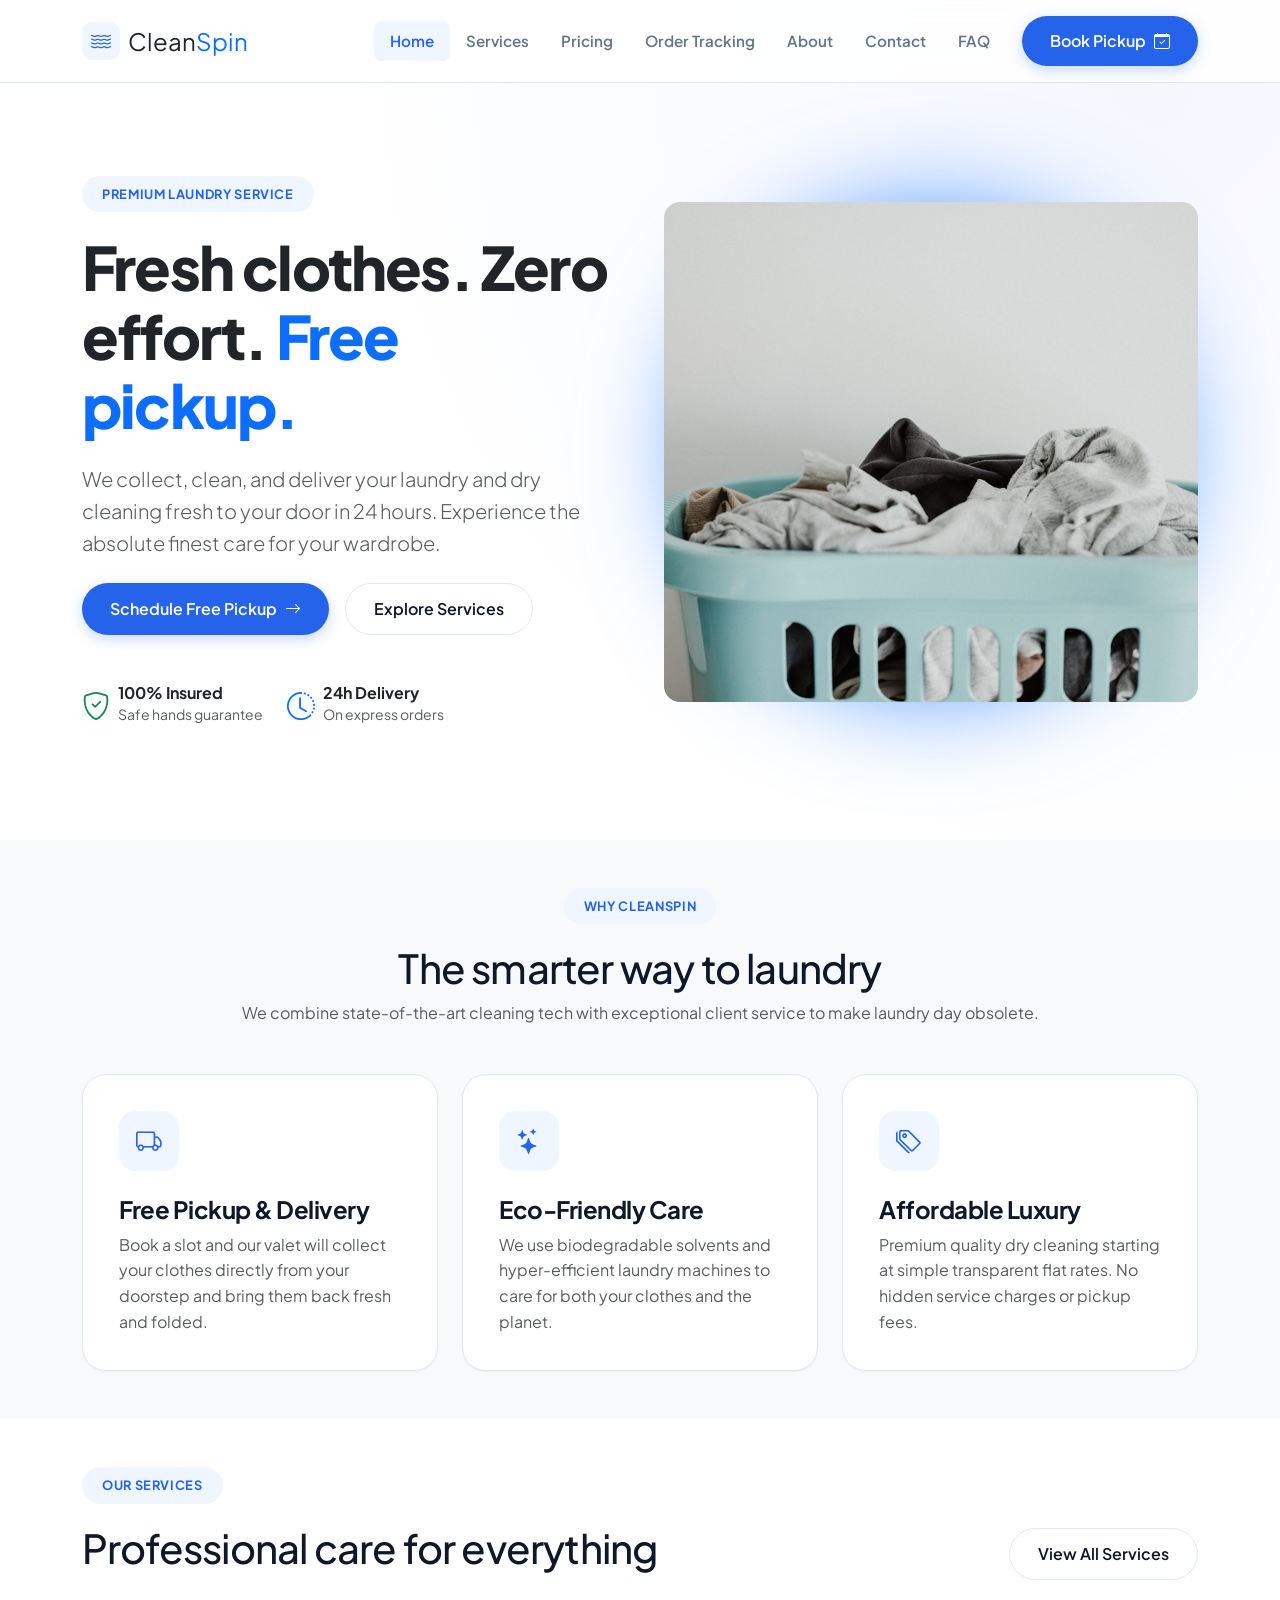
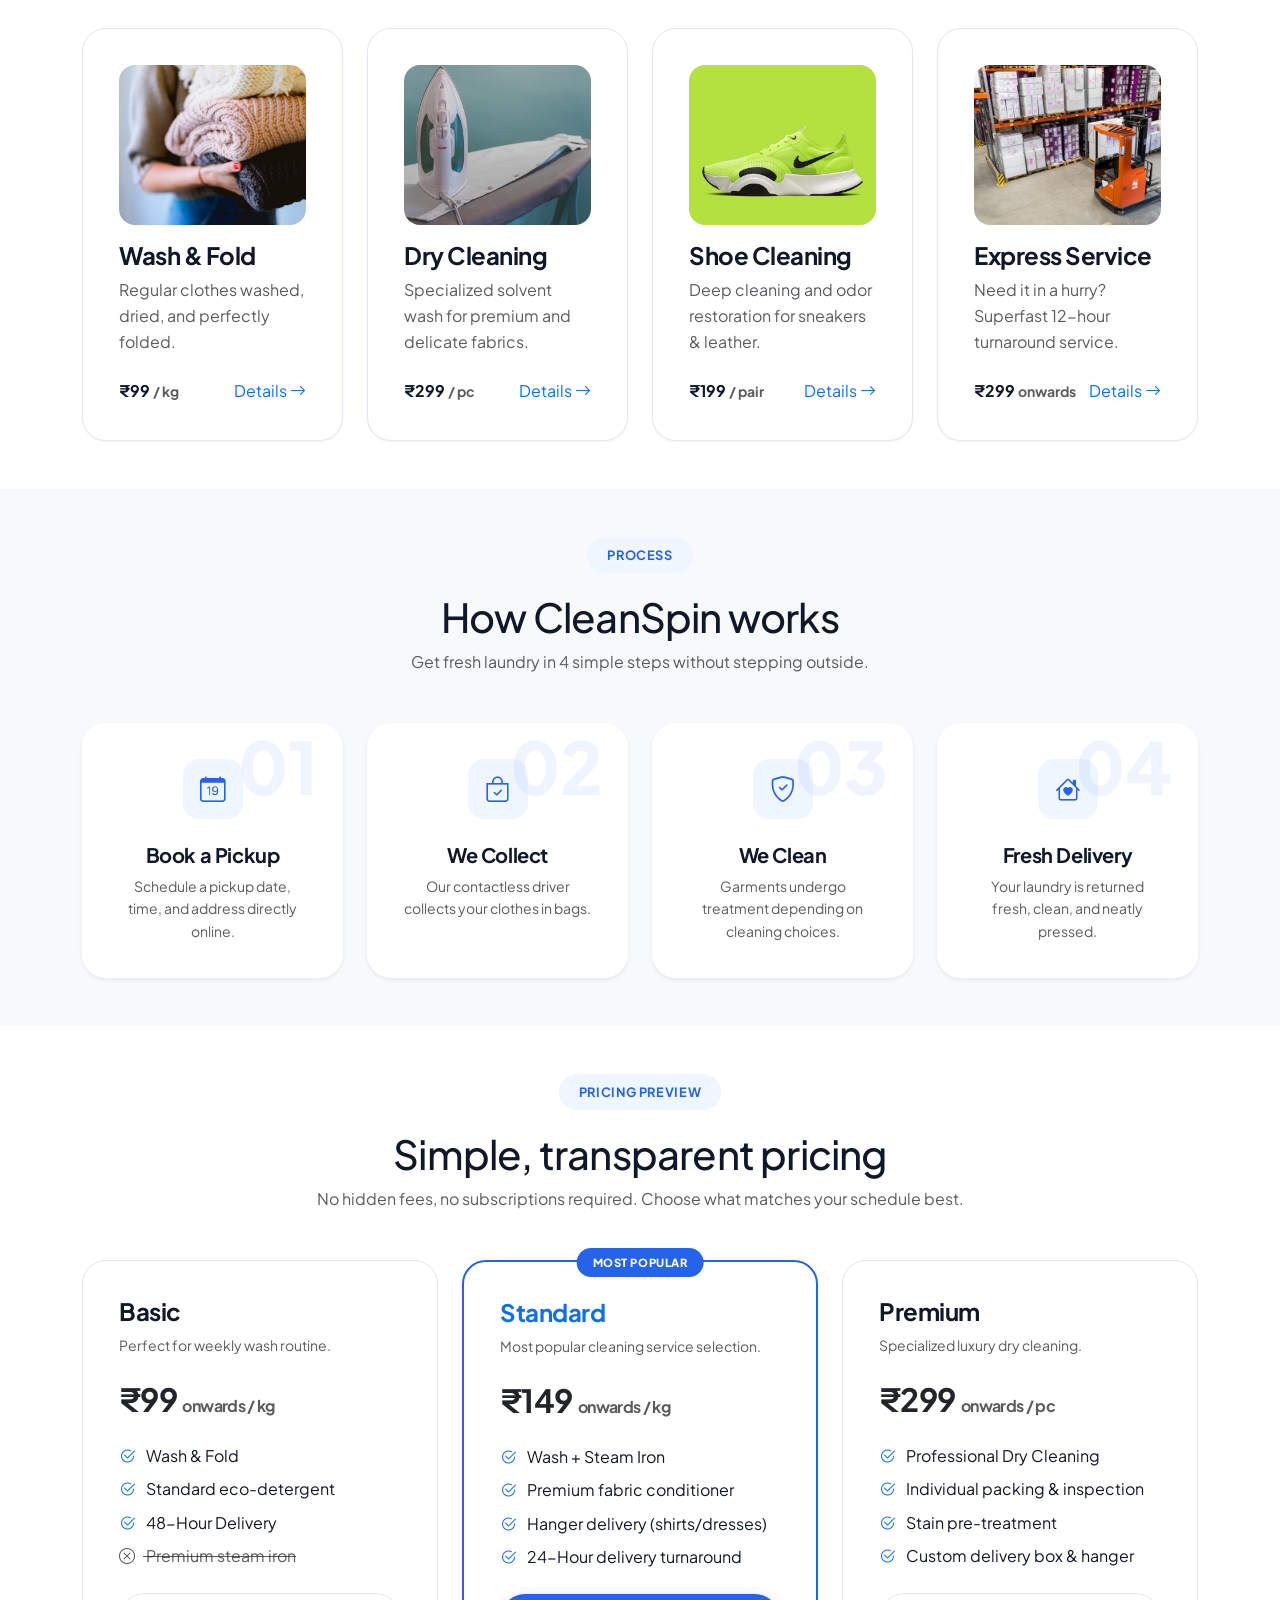
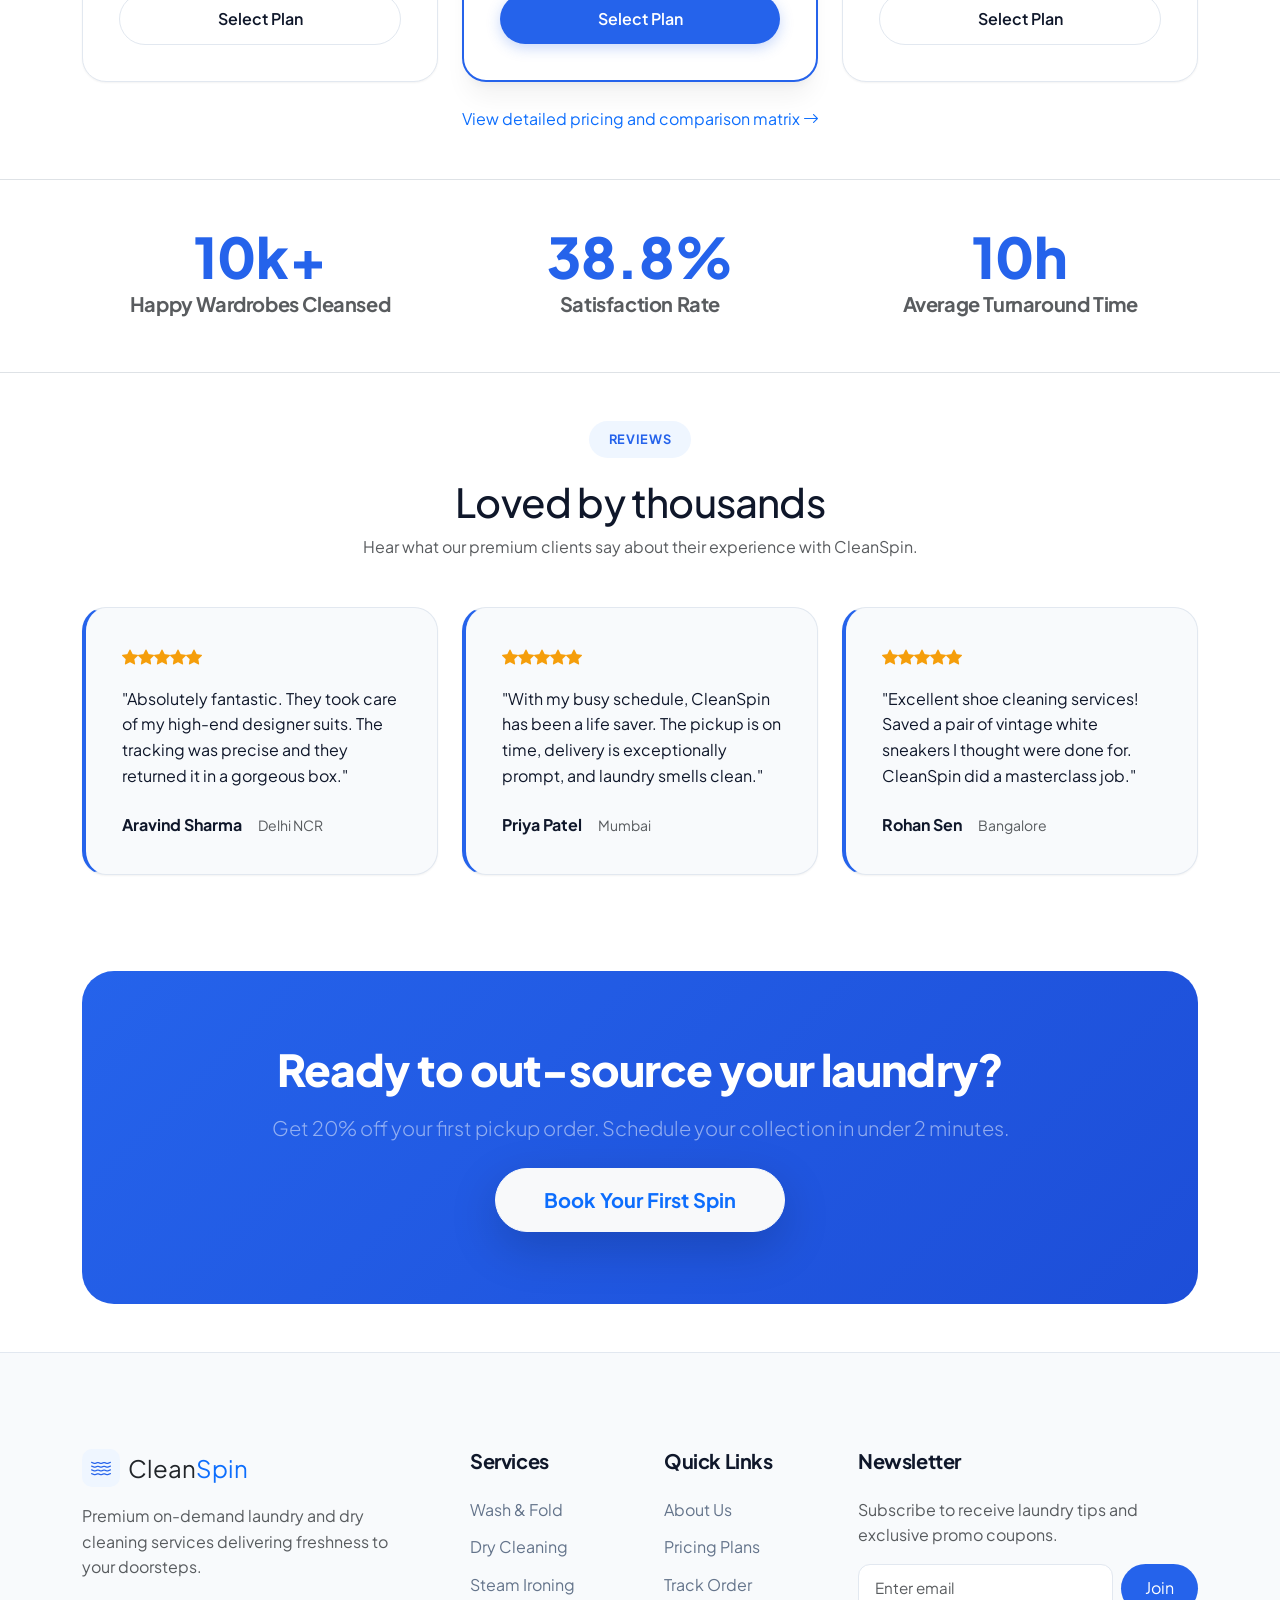
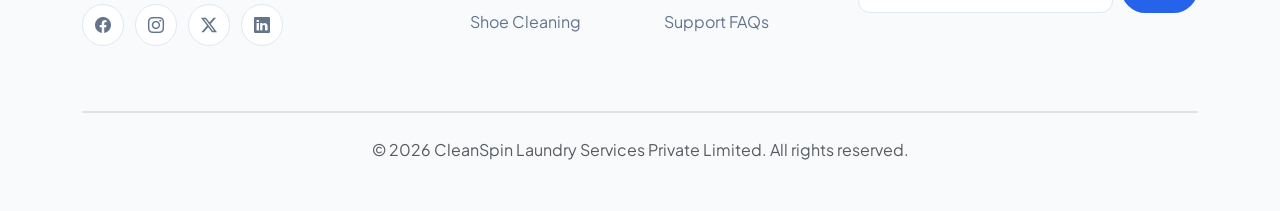
<file: index.html>
<!DOCTYPE html>
<html lang="en">
<head>
  <meta charset="UTF-8">
  <meta name="viewport" content="width=device-width, initial-scale=1.0">
  <title>CleanSpin | Premium On-Demand Laundry & Dry Cleaning</title>
  <meta name="description" content="CleanSpin provides premium, eco-friendly laundry and dry cleaning services with free pickup and delivery in 24 hours. Book your first spin today!">
  <!-- Bootstrap 5.3 CSS -->
  <link href="https://cdn.jsdelivr.net/npm/bootstrap@5.3.0/dist/css/bootstrap.min.css" rel="stylesheet">
  <!-- Bootstrap Icons -->
  <link href="https://cdn.jsdelivr.net/npm/bootstrap-icons@1.11.0/font/bootstrap-icons.css" rel="stylesheet">
  <!-- Custom CSS -->
  <link href="assets/css/style.css" rel="stylesheet">
</head>
<body>

  <!-- Sticky Glassmorphic Navbar -->
  <nav class="navbar navbar-expand-lg navbar-light fixed-top navbar-custom">
    <div class="container">
      <a class="navbar-brand d-flex align-items-center" href="index.html">
        <div class="icon-primary me-2 d-flex align-items-center justify-content-center" style="width: 38px; height: 38px; border-radius: 10px; background-color: var(--primary-light); color: var(--primary);">
          <i class="bi bi-water fs-5"></i>
        </div>
        <span class="fw-800 text-dark fs-4">Clean<span class="text-primary">Spin</span></span>
      </a>
      <button class="navbar-toggler border-0" type="button" data-bs-toggle="collapse" data-bs-target="#navbarNav" aria-controls="navbarNav" aria-expanded="false" aria-label="Toggle navigation">
        <span class="navbar-toggler-icon"></span>
      </button>
      <div class="collapse navbar-collapse" id="navbarNav">
        <ul class="navbar-nav ms-auto align-items-lg-center">
          <li class="nav-item"><a class="nav-link nav-link-custom active" href="index.html">Home</a></li>
          <li class="nav-item"><a class="nav-link nav-link-custom" href="services.html">Services</a></li>
          <li class="nav-item"><a class="nav-link nav-link-custom" href="pricing.html">Pricing</a></li>
          <li class="nav-item"><a class="nav-link nav-link-custom" href="tracking.html">Order Tracking</a></li>
          <li class="nav-item"><a class="nav-link nav-link-custom" href="about.html">About</a></li>
          <li class="nav-item"><a class="nav-link nav-link-custom" href="contact.html">Contact</a></li>
          <li class="nav-item"><a class="nav-link nav-link-custom" href="faq.html">FAQ</a></li>
          <li class="nav-item ms-lg-3 mt-3 mt-lg-0">
            <a class="btn-primary-custom" href="pickup.html">
              <span>Book Pickup</span>
              <i class="bi bi-calendar-check"></i>
            </a>
          </li>
        </ul>
      </div>
    </div>
  </nav>

  <!-- Hero Section -->
  <header class="hero-section">
    <div class="container">
      <div class="row align-items-center g-5">
        <div class="col-lg-6 fade-in appear">
          <span class="badge-custom">Premium Laundry Service</span>
          <h1 class="hero-title text-dark">Fresh clothes. Zero effort. <span class="text-primary">Free pickup.</span></h1>
          <p class="lead text-muted mb-4">We collect, clean, and deliver your laundry and dry cleaning fresh to your door in 24 hours. Experience the absolute finest care for your wardrobe.</p>
          <div class="d-flex flex-wrap gap-3">
            <a href="pickup.html" class="btn-primary-custom">
              <span>Schedule Free Pickup</span>
              <i class="bi bi-arrow-right"></i>
            </a>
            <a href="services.html" class="btn-outline-custom">Explore Services</a>
          </div>
          <div class="d-flex align-items-center gap-4 mt-5">
            <div class="d-flex align-items-center gap-2">
              <i class="bi bi-shield-check text-success fs-3"></i>
              <div>
                <div class="fw-bold text-dark lh-1">100% Insured</div>
                <small class="text-muted">Safe hands guarantee</small>
              </div>
            </div>
            <div class="d-flex align-items-center gap-2">
              <i class="bi bi-clock-history text-primary fs-3"></i>
              <div>
                <div class="fw-bold text-dark lh-1">24h Delivery</div>
                <small class="text-muted">On express orders</small>
              </div>
            </div>
          </div>
        </div>
        <div class="col-lg-6 position-relative fade-in appear">
          <div class="position-absolute start-50 top-50 translate-middle bg-primary opacity-10 rounded-circle" style="width: 450px; height: 450px; filter: blur(60px); z-index: -1;"></div>
          <img src="assets/images/hero-laundry.jpg" alt="Premium laundry service" class="img-fluid rounded-4 shadow-xl" style="object-fit: cover; height: 500px; width: 100%;">
        </div>
      </div>
    </div>
  </header>

  <!-- Why Choose Us -->
  <section class="py-6 bg-light py-5">
    <div class="container">
      <div class="text-center max-width-600 mx-auto mb-5 fade-in">
        <span class="badge-custom">Why CleanSpin</span>
        <h2 class="h1">The smarter way to laundry</h2>
        <p class="text-muted">We combine state-of-the-art cleaning tech with exceptional client service to make laundry day obsolete.</p>
      </div>
      <div class="row g-4">
        <div class="col-md-4 fade-in">
          <div class="card-custom hover-lift">
            <div class="icon-container icon-primary">
              <i class="bi bi-truck"></i>
            </div>
            <h4>Free Pickup & Delivery</h4>
            <p class="text-muted mb-0">Book a slot and our valet will collect your clothes directly from your doorstep and bring them back fresh and folded.</p>
          </div>
        </div>
        <div class="col-md-4 fade-in">
          <div class="card-custom hover-lift">
            <div class="icon-container icon-primary">
              <i class="bi bi-stars"></i>
            </div>
            <h4>Eco-Friendly Care</h4>
            <p class="text-muted mb-0">We use biodegradable solvents and hyper-efficient laundry machines to care for both your clothes and the planet.</p>
          </div>
        </div>
        <div class="col-md-4 fade-in">
          <div class="card-custom hover-lift">
            <div class="icon-container icon-primary">
              <i class="bi bi-tags"></i>
            </div>
            <h4>Affordable Luxury</h4>
            <p class="text-muted mb-0">Premium quality dry cleaning starting at simple transparent flat rates. No hidden service charges or pickup fees.</p>
          </div>
        </div>
      </div>
    </div>
  </section>

  <!-- Our Laundry Services Preview -->
  <section class="py-5">
    <div class="container">
      <div class="d-flex flex-wrap justify-content-between align-items-end mb-5 fade-in">
        <div>
          <span class="badge-custom">Our Services</span>
          <h2 class="h1">Professional care for everything</h2>
        </div>
        <a href="services.html" class="btn-outline-custom">View All Services</a>
      </div>
      <div class="row g-4">
        <div class="col-lg-3 col-md-6 fade-in">
          <div class="card-custom hover-lift">
            <img src="assets/images/wash-fold.jpg" alt="Wash & Fold Service" class="img-fluid rounded-4 mb-3" style="object-fit: cover; height: 160px; width: 100%;" loading="lazy">
            <h4>Wash & Fold</h4>
            <p class="text-muted">Regular clothes washed, dried, and perfectly folded.</p>
            <div class="d-flex align-items-center justify-content-between mt-4">
              <span class="fw-bold">₹99 <small class="text-muted">/ kg</small></span>
              <a href="services.html" class="text-primary fw-600 text-decoration-none">Details <i class="bi bi-arrow-right"></i></a>
            </div>
          </div>
        </div>
        <div class="col-lg-3 col-md-6 fade-in">
          <div class="card-custom hover-lift">
            <img src="assets/images/dry-cleaning.jpg" alt="Dry Cleaning Service" class="img-fluid rounded-4 mb-3" style="object-fit: cover; height: 160px; width: 100%;" loading="lazy">
            <h4>Dry Cleaning</h4>
            <p class="text-muted">Specialized solvent wash for premium and delicate fabrics.</p>
            <div class="d-flex align-items-center justify-content-between mt-4">
              <span class="fw-bold">₹299 <small class="text-muted">/ pc</small></span>
              <a href="services.html" class="text-primary fw-600 text-decoration-none">Details <i class="bi bi-arrow-right"></i></a>
            </div>
          </div>
        </div>
        <div class="col-lg-3 col-md-6 fade-in">
          <div class="card-custom hover-lift">
            <img src="assets/images/shoe-cleaning.jpg" alt="Shoe Cleaning Service" class="img-fluid rounded-4 mb-3" style="object-fit: cover; height: 160px; width: 100%;" loading="lazy">
            <h4>Shoe Cleaning</h4>
            <p class="text-muted">Deep cleaning and odor restoration for sneakers & leather.</p>
            <div class="d-flex align-items-center justify-content-between mt-4">
              <span class="fw-bold">₹199 <small class="text-muted">/ pair</small></span>
              <a href="services.html" class="text-primary fw-600 text-decoration-none">Details <i class="bi bi-arrow-right"></i></a>
            </div>
          </div>
        </div>
        <div class="col-lg-3 col-md-6 fade-in">
          <div class="card-custom hover-lift">
            <img src="assets/images/express-service.jpg" alt="Express Service" class="img-fluid rounded-4 mb-3" style="object-fit: cover; height: 160px; width: 100%;" loading="lazy">
            <h4>Express Service</h4>
            <p class="text-muted">Need it in a hurry? Superfast 12-hour turnaround service.</p>
            <div class="d-flex align-items-center justify-content-between mt-4">
              <span class="fw-bold">₹299 <small class="text-muted">onwards</small></span>
              <a href="services.html" class="text-primary fw-600 text-decoration-none">Details <i class="bi bi-arrow-right"></i></a>
            </div>
          </div>
        </div>
      </div>
    </div>
  </section>

  <!-- How It Works (4 Steps) -->
  <section class="py-5 bg-light">
    <div class="container">
      <div class="text-center max-width-600 mx-auto mb-5 fade-in">
        <span class="badge-custom">Process</span>
        <h2 class="h1">How CleanSpin works</h2>
        <p class="text-muted">Get fresh laundry in 4 simple steps without stepping outside.</p>
      </div>
      <div class="row g-4">
        <div class="col-lg-3 col-md-6 fade-in">
          <div class="card-custom step-card border-0 shadow-sm text-center">
            <div class="step-number">01</div>
            <div class="icon-container icon-primary mx-auto">
              <i class="bi bi-calendar-date"></i>
            </div>
            <h5>Book a Pickup</h5>
            <p class="text-muted mb-0 small">Schedule a pickup date, time, and address directly online.</p>
          </div>
        </div>
        <div class="col-lg-3 col-md-6 fade-in">
          <div class="card-custom step-card border-0 shadow-sm text-center">
            <div class="step-number">02</div>
            <div class="icon-container icon-primary mx-auto">
              <i class="bi bi-bag-check"></i>
            </div>
            <h5>We Collect</h5>
            <p class="text-muted mb-0 small">Our contactless driver collects your clothes in bags.</p>
          </div>
        </div>
        <div class="col-lg-3 col-md-6 fade-in">
          <div class="card-custom step-card border-0 shadow-sm text-center">
            <div class="step-number">03</div>
            <div class="icon-container icon-primary mx-auto">
              <i class="bi bi-shield-check"></i>
            </div>
            <h5>We Clean</h5>
            <p class="text-muted mb-0 small">Garments undergo treatment depending on cleaning choices.</p>
          </div>
        </div>
        <div class="col-lg-3 col-md-6 fade-in">
          <div class="card-custom step-card border-0 shadow-sm text-center">
            <div class="step-number">04</div>
            <div class="icon-container icon-primary mx-auto">
              <i class="bi bi-house-heart"></i>
            </div>
            <h5>Fresh Delivery</h5>
            <p class="text-muted mb-0 small">Your laundry is returned fresh, clean, and neatly pressed.</p>
          </div>
        </div>
      </div>
    </div>
  </section>

  <!-- Pricing Preview -->
  <section class="py-5">
    <div class="container">
      <div class="text-center max-width-600 mx-auto mb-5 fade-in">
        <span class="badge-custom">Pricing Preview</span>
        <h2 class="h1">Simple, transparent pricing</h2>
        <p class="text-muted">No hidden fees, no subscriptions required. Choose what matches your schedule best.</p>
      </div>
      <div class="row g-4 justify-content-center">
        <div class="col-md-4 fade-in">
          <div class="card-custom pricing-card d-flex flex-column justify-content-between">
            <div>
              <h4 class="mb-2">Basic</h4>
              <p class="text-muted small">Perfect for weekly wash routine.</p>
              <h2 class="price-val fw-800 text-dark my-4">₹99 <span class="text-muted fs-6">onwards / kg</span></h2>
              <ul class="list-unstyled mb-4">
                <li class="mb-2"><i class="bi bi-check2-circle text-primary me-2"></i> Wash & Fold</li>
                <li class="mb-2"><i class="bi bi-check2-circle text-primary me-2"></i> Standard eco-detergent</li>
                <li class="mb-2"><i class="bi bi-check2-circle text-primary me-2"></i> 48-Hour Delivery</li>
                <li class="mb-2 text-decoration-line-through text-muted"><i class="bi bi-x-circle me-2"></i> Premium steam iron</li>
              </ul>
            </div>
            <a href="pickup.html" class="btn-outline-custom w-100 text-center justify-content-center">Select Plan</a>
          </div>
        </div>
        <div class="col-md-4 fade-in">
          <div class="card-custom pricing-card popular d-flex flex-column justify-content-between">
            <div>
              <h4 class="mb-2 text-primary">Standard</h4>
              <p class="text-muted small">Most popular cleaning service selection.</p>
              <h2 class="price-val fw-800 text-dark my-4">₹149 <span class="text-muted fs-6">onwards / kg</span></h2>
              <ul class="list-unstyled mb-4">
                <li class="mb-2"><i class="bi bi-check2-circle text-primary me-2"></i> Wash + Steam Iron</li>
                <li class="mb-2"><i class="bi bi-check2-circle text-primary me-2"></i> Premium fabric conditioner</li>
                <li class="mb-2"><i class="bi bi-check2-circle text-primary me-2"></i> Hanger delivery (shirts/dresses)</li>
                <li class="mb-2"><i class="bi bi-check2-circle text-primary me-2"></i> 24-Hour delivery turnaround</li>
              </ul>
            </div>
            <a href="pickup.html" class="btn-primary-custom w-100 text-center justify-content-center">Select Plan</a>
          </div>
        </div>
        <div class="col-md-4 fade-in">
          <div class="card-custom pricing-card d-flex flex-column justify-content-between">
            <div>
              <h4 class="mb-2">Premium</h4>
              <p class="text-muted small">Specialized luxury dry cleaning.</p>
              <h2 class="price-val fw-800 text-dark my-4">₹299 <span class="text-muted fs-6">onwards / pc</span></h2>
              <ul class="list-unstyled mb-4">
                <li class="mb-2"><i class="bi bi-check2-circle text-primary me-2"></i> Professional Dry Cleaning</li>
                <li class="mb-2"><i class="bi bi-check2-circle text-primary me-2"></i> Individual packing & inspection</li>
                <li class="mb-2"><i class="bi bi-check2-circle text-primary me-2"></i> Stain pre-treatment</li>
                <li class="mb-2"><i class="bi bi-check2-circle text-primary me-2"></i> Custom delivery box & hanger</li>
              </ul>
            </div>
            <a href="pickup.html" class="btn-outline-custom w-100 text-center justify-content-center">Select Plan</a>
          </div>
        </div>
      </div>
      <div class="text-center mt-4">
        <a href="pricing.html" class="text-primary fw-600 text-decoration-none">View detailed pricing and comparison matrix <i class="bi bi-arrow-right"></i></a>
      </div>
    </div>
  </section>

  <!-- Statistics -->
  <section class="py-5 bg-white border-bottom border-top">
    <div class="container">
      <div class="row g-4 text-center">
        <div class="col-md-4 fade-in">
          <div class="stat-number" data-target="25" data-suffix="k+">0</div>
          <h5 class="text-muted">Happy Wardrobes Cleansed</h5>
        </div>
        <div class="col-md-4 fade-in">
          <div class="stat-number" data-target="99" data-suffix=".8%">0</div>
          <h5 class="text-muted">Satisfaction Rate</h5>
        </div>
        <div class="col-md-4 fade-in">
          <div class="stat-number" data-target="24" data-suffix="h">0</div>
          <h5 class="text-muted">Average Turnaround Time</h5>
        </div>
      </div>
    </div>
  </section>

  <!-- Customer Testimonials -->
  <section class="py-5">
    <div class="container">
      <div class="text-center max-width-600 mx-auto mb-5 fade-in">
        <span class="badge-custom">Reviews</span>
        <h2 class="h1">Loved by thousands</h2>
        <p class="text-muted">Hear what our premium clients say about their experience with CleanSpin.</p>
      </div>
      <div class="row g-4">
        <div class="col-md-4 fade-in">
          <div class="card-custom testimonial-card">
            <div class="rating-stars mb-3">
              <i class="bi bi-star-fill"></i><i class="bi bi-star-fill"></i><i class="bi bi-star-fill"></i><i class="bi bi-star-fill"></i><i class="bi bi-star-fill"></i>
            </div>
            <p class="mb-4 italic">"Absolutely fantastic. They took care of my high-end designer suits. The tracking was precise and they returned it in a gorgeous box."</p>
            <div class="d-flex align-items-center gap-3">
              <div class="fw-bold">Aravind Sharma</div>
              <small class="text-muted">Delhi NCR</small>
            </div>
          </div>
        </div>
        <div class="col-md-4 fade-in">
          <div class="card-custom testimonial-card">
            <div class="rating-stars mb-3">
              <i class="bi bi-star-fill"></i><i class="bi bi-star-fill"></i><i class="bi bi-star-fill"></i><i class="bi bi-star-fill"></i><i class="bi bi-star-fill"></i>
            </div>
            <p class="mb-4 italic">"With my busy schedule, CleanSpin has been a life saver. The pickup is on time, delivery is exceptionally prompt, and laundry smells clean."</p>
            <div class="d-flex align-items-center gap-3">
              <div class="fw-bold">Priya Patel</div>
              <small class="text-muted">Mumbai</small>
            </div>
          </div>
        </div>
        <div class="col-md-4 fade-in">
          <div class="card-custom testimonial-card">
            <div class="rating-stars mb-3">
              <i class="bi bi-star-fill"></i><i class="bi bi-star-fill"></i><i class="bi bi-star-fill"></i><i class="bi bi-star-fill"></i><i class="bi bi-star-fill"></i>
            </div>
            <p class="mb-4 italic">"Excellent shoe cleaning services! Saved a pair of vintage white sneakers I thought were done for. CleanSpin did a masterclass job."</p>
            <div class="d-flex align-items-center gap-3">
              <div class="fw-bold">Rohan Sen</div>
              <small class="text-muted">Bangalore</small>
            </div>
          </div>
        </div>
      </div>
    </div>
  </section>

  <!-- CTA Banner -->
  <section class="py-5">
    <div class="container">
      <div class="cta-banner fade-in">
        <h2 class="mb-3">Ready to out-source your laundry?</h2>
        <p class="lead mb-4 text-white-50 max-width-600 mx-auto">Get 20% off your first pickup order. Schedule your collection in under 2 minutes.</p>
        <a href="pickup.html" class="btn btn-light btn-lg rounded-pill px-5 py-3 fw-bold text-primary shadow-lg" style="transition: var(--transition);">Book Your First Spin</a>
      </div>
    </div>
  </section>

  <!-- Footer -->
  <footer class="footer">
    <div class="container">
      <div class="row g-5">
        <div class="col-lg-4 col-md-6">
          <a class="navbar-brand d-flex align-items-center mb-3" href="index.html">
            <div class="icon-primary me-2 d-flex align-items-center justify-content-center" style="width: 38px; height: 38px; border-radius: 10px; background-color: var(--primary-light); color: var(--primary);">
              <i class="bi bi-water fs-5"></i>
            </div>
            <span class="fw-800 text-dark fs-4">Clean<span class="text-primary">Spin</span></span>
          </a>
          <p class="text-muted">Premium on-demand laundry and dry cleaning services delivering freshness to your doorsteps.</p>
          <div class="mt-4">
            <a href="#" class="social-icon"><i class="bi bi-facebook"></i></a>
            <a href="#" class="social-icon"><i class="bi bi-instagram"></i></a>
            <a href="#" class="social-icon"><i class="bi bi-twitter-x"></i></a>
            <a href="#" class="social-icon"><i class="bi bi-linkedin"></i></a>
          </div>
        </div>
        <div class="col-lg-2 col-md-6">
          <h5 class="mb-4">Services</h5>
          <ul class="list-unstyled">
            <li><a href="services.html" class="footer-link">Wash & Fold</a></li>
            <li><a href="services.html" class="footer-link">Dry Cleaning</a></li>
            <li><a href="services.html" class="footer-link">Steam Ironing</a></li>
            <li><a href="services.html" class="footer-link">Shoe Cleaning</a></li>
          </ul>
        </div>
        <div class="col-lg-2 col-md-6">
          <h5 class="mb-4">Quick Links</h5>
          <ul class="list-unstyled">
            <li><a href="about.html" class="footer-link">About Us</a></li>
            <li><a href="pricing.html" class="footer-link">Pricing Plans</a></li>
            <li><a href="tracking.html" class="footer-link">Track Order</a></li>
            <li><a href="faq.html" class="footer-link">Support FAQs</a></li>
          </ul>
        </div>
        <div class="col-lg-4 col-md-6">
          <h5 class="mb-4">Newsletter</h5>
          <p class="text-muted">Subscribe to receive laundry tips and exclusive promo coupons.</p>
          <form class="newsletter-form d-flex gap-2">
            <input type="email" class="form-control form-control-custom" placeholder="Enter email" required>
            <button type="submit" class="btn btn-primary rounded-pill px-4" style="background-color: var(--primary); border: none;">Join</button>
          </form>
        </div>
      </div>
      <div class="border-top border-2 mt-5 pt-4 text-center">
        <p class="text-muted mb-0">&copy; 2026 CleanSpin Laundry Services Private Limited. All rights reserved.</p>
      </div>
    </div>
  </footer>

  <!-- Back to Top -->
  <button class="back-to-top" aria-label="Back to top">
    <i class="bi bi-arrow-up"></i>
  </button>

  <!-- Bootstrap Bundle JS -->
  <script src="https://cdn.jsdelivr.net/npm/bootstrap@5.3.0/dist/js/bootstrap.bundle.min.js"></script>
  <!-- Custom JS -->
  <script src="assets/js/main.js"></script>
</body>
</html>
</file>
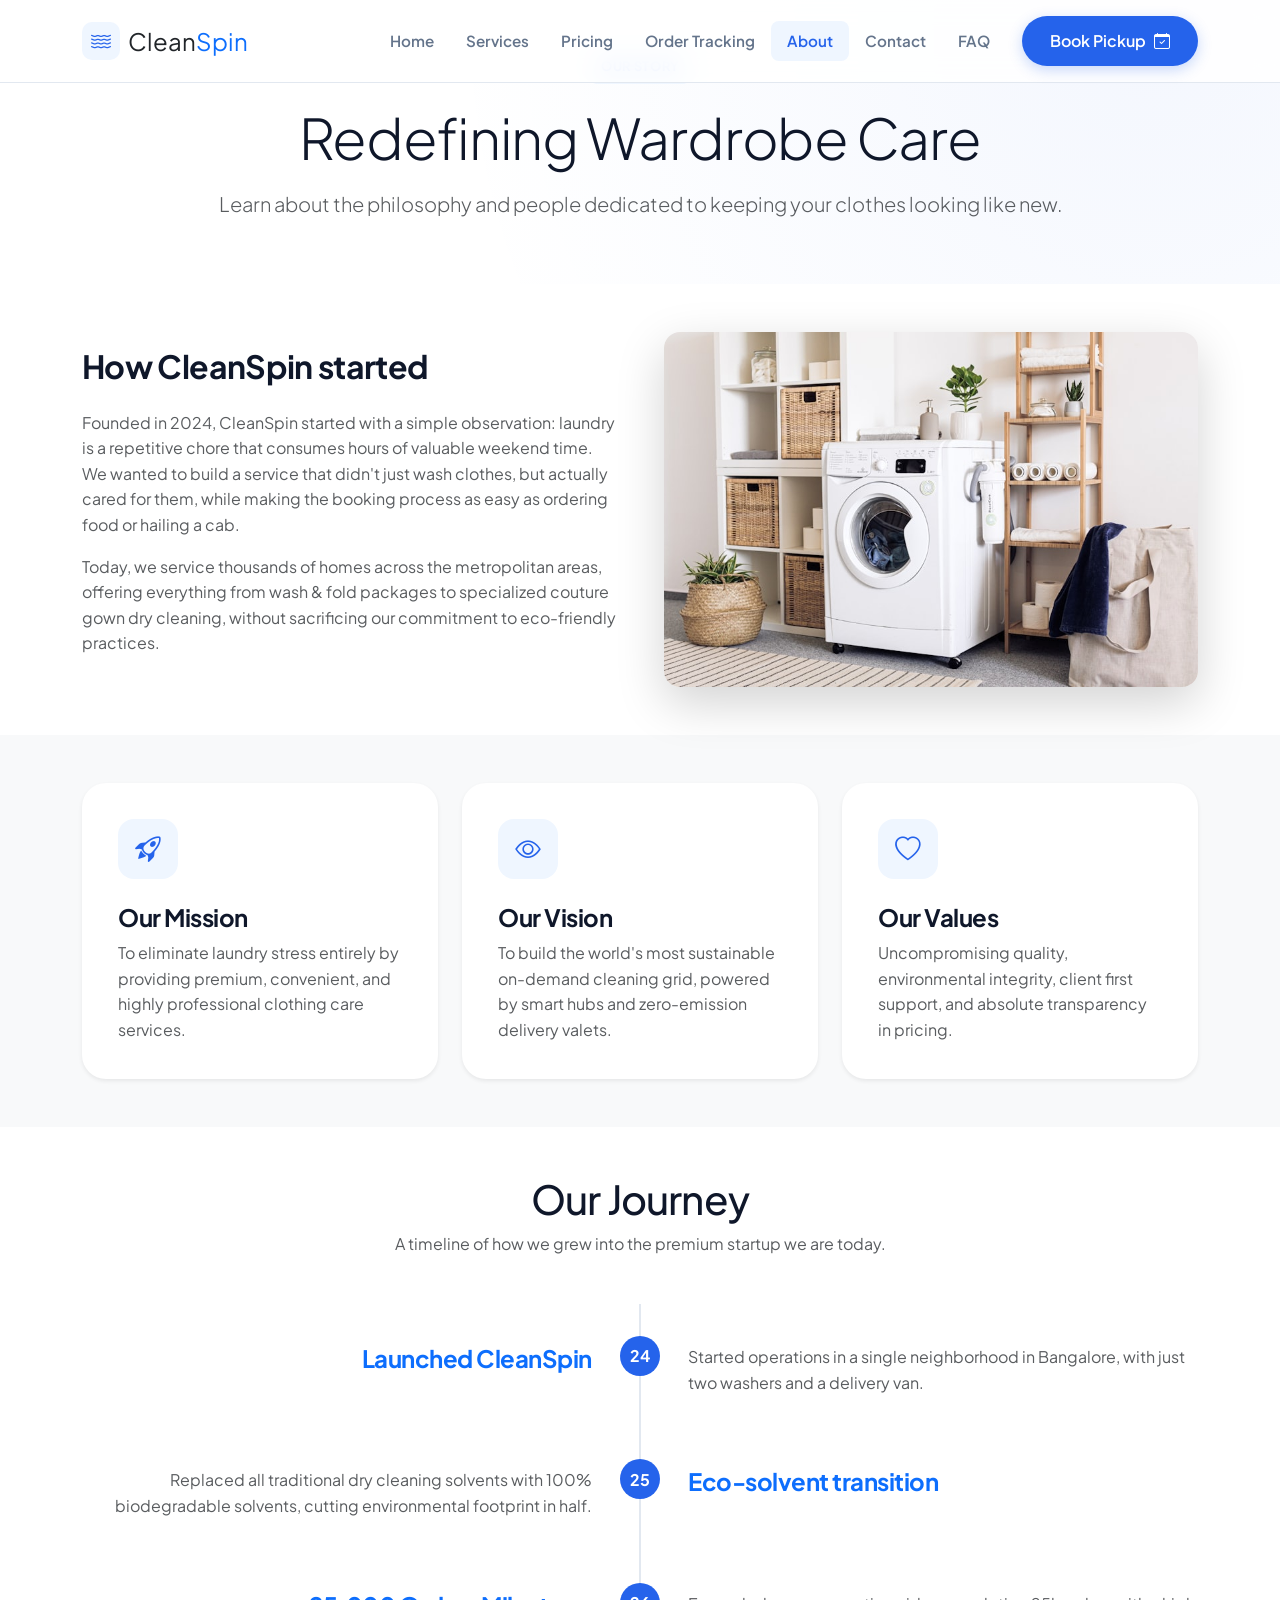
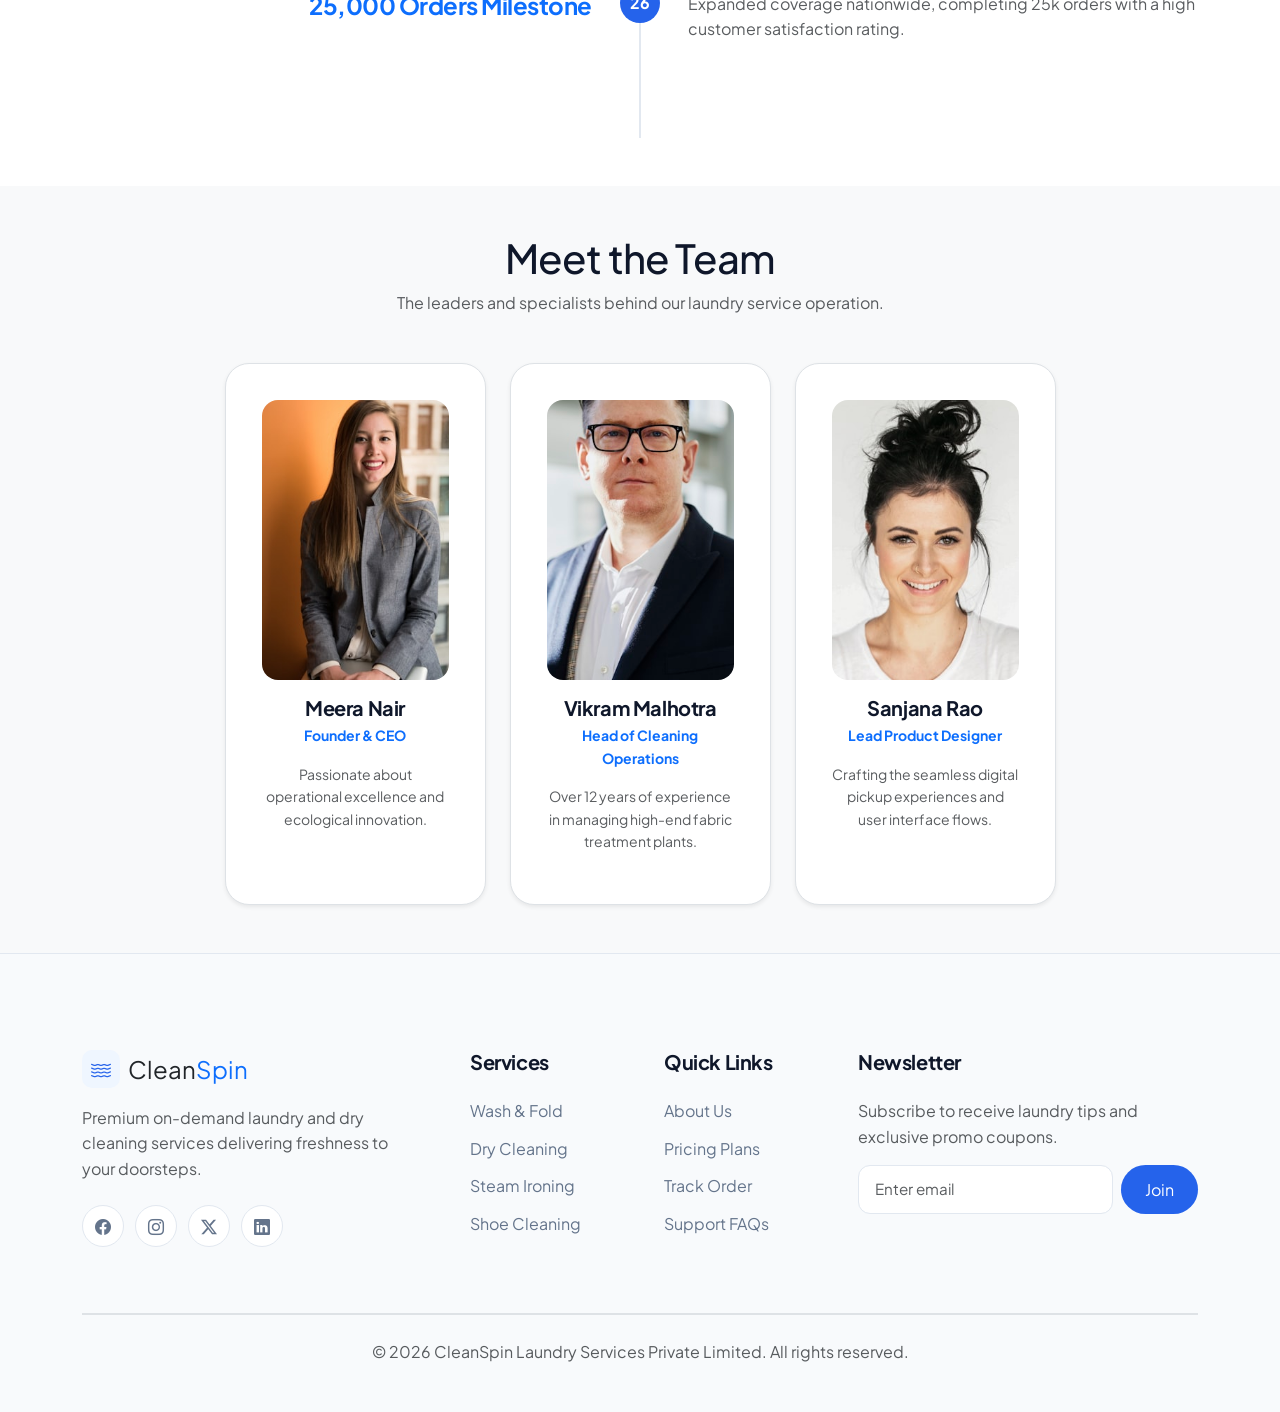
<file: about.html>
<!DOCTYPE html>
<html lang="en">
<head>
  <meta charset="UTF-8">
  <meta name="viewport" content="width=device-width, initial-scale=1.0">
  <title>About Us | CleanSpin Premium Laundry</title>
  <meta name="description" content="Discover CleanSpin's story, our values, our mission, and the professional team rewriting the future of clothing care.">
  <!-- Bootstrap 5.3 CSS -->
  <link href="https://cdn.jsdelivr.net/npm/bootstrap@5.3.0/dist/css/bootstrap.min.css" rel="stylesheet">
  <!-- Bootstrap Icons -->
  <link href="https://cdn.jsdelivr.net/npm/bootstrap-icons@1.11.0/font/bootstrap-icons.css" rel="stylesheet">
  <!-- Custom CSS -->
  <link href="assets/css/style.css" rel="stylesheet">
</head>
<body>

  <!-- Sticky Glassmorphic Navbar -->
  <nav class="navbar navbar-expand-lg navbar-light fixed-top navbar-custom">
    <div class="container">
      <a class="navbar-brand d-flex align-items-center" href="index.html">
        <div class="icon-primary me-2 d-flex align-items-center justify-content-center" style="width: 38px; height: 38px; border-radius: 10px; background-color: var(--primary-light); color: var(--primary);">
          <i class="bi bi-water fs-5"></i>
        </div>
        <span class="fw-800 text-dark fs-4">Clean<span class="text-primary">Spin</span></span>
      </a>
      <button class="navbar-toggler border-0" type="button" data-bs-toggle="collapse" data-bs-target="#navbarNav" aria-controls="navbarNav" aria-expanded="false" aria-label="Toggle navigation">
        <span class="navbar-toggler-icon"></span>
      </button>
      <div class="collapse navbar-collapse" id="navbarNav">
        <ul class="navbar-nav ms-auto align-items-lg-center">
          <li class="nav-item"><a class="nav-link nav-link-custom" href="index.html">Home</a></li>
          <li class="nav-item"><a class="nav-link nav-link-custom" href="services.html">Services</a></li>
          <li class="nav-item"><a class="nav-link nav-link-custom" href="pricing.html">Pricing</a></li>
          <li class="nav-item"><a class="nav-link nav-link-custom" href="tracking.html">Order Tracking</a></li>
          <li class="nav-item"><a class="nav-link nav-link-custom active" href="about.html">About</a></li>
          <li class="nav-item"><a class="nav-link nav-link-custom" href="contact.html">Contact</a></li>
          <li class="nav-item"><a class="nav-link nav-link-custom" href="faq.html">FAQ</a></li>
          <li class="nav-item ms-lg-3 mt-3 mt-lg-0">
            <a class="btn-primary-custom" href="pickup.html">
              <span>Book Pickup</span>
              <i class="bi bi-calendar-check"></i>
            </a>
          </li>
        </ul>
      </div>
    </div>
  </nav>

  <!-- Page Header -->
  <section class="py-5 hero-section text-center">
    <div class="container">
      <span class="badge-custom">Our Story</span>
      <h1 class="display-4 fw-800 mb-3">Redefining Wardrobe Care</h1>
      <p class="text-muted lead max-width-600 mx-auto">Learn about the philosophy and people dedicated to keeping your clothes looking like new.</p>
    </div>
  </section>

  <!-- Company Story -->
  <section class="py-5 bg-white">
    <div class="container">
      <div class="row align-items-center g-5">
        <div class="col-lg-6 fade-in">
          <h2 class="mb-4">How CleanSpin started</h2>
          <p class="text-muted">Founded in 2024, CleanSpin started with a simple observation: laundry is a repetitive chore that consumes hours of valuable weekend time. We wanted to build a service that didn't just wash clothes, but actually cared for them, while making the booking process as easy as ordering food or hailing a cab.</p>
          <p class="text-muted">Today, we service thousands of homes across the metropolitan areas, offering everything from wash & fold packages to specialized couture gown dry cleaning, without sacrificing our commitment to eco-friendly practices.</p>
        </div>
        <div class="col-lg-6 fade-in">
          <img src="assets/images/laundry-workspace.jpg" alt="CleanSpin workspace" class="img-fluid rounded-4 shadow-lg" loading="lazy">
        </div>
      </div>
    </div>
  </section>

  <!-- Mission, Vision & Values -->
  <section class="py-5 bg-light">
    <div class="container">
      <div class="row g-4">
        <div class="col-md-4 fade-in">
          <div class="card-custom bg-white border-0 shadow-sm h-100">
            <div class="icon-container icon-primary">
              <i class="bi bi-rocket-takeoff"></i>
            </div>
            <h4>Our Mission</h4>
            <p class="text-muted mb-0">To eliminate laundry stress entirely by providing premium, convenient, and highly professional clothing care services.</p>
          </div>
        </div>
        <div class="col-md-4 fade-in">
          <div class="card-custom bg-white border-0 shadow-sm h-100">
            <div class="icon-container icon-primary">
              <i class="bi bi-eye"></i>
            </div>
            <h4>Our Vision</h4>
            <p class="text-muted mb-0">To build the world's most sustainable on-demand cleaning grid, powered by smart hubs and zero-emission delivery valets.</p>
          </div>
        </div>
        <div class="col-md-4 fade-in">
          <div class="card-custom bg-white border-0 shadow-sm h-100">
            <div class="icon-container icon-primary">
              <i class="bi bi-heart"></i>
            </div>
            <h4>Our Values</h4>
            <p class="text-muted mb-0">Uncompromising quality, environmental integrity, client first support, and absolute transparency in pricing.</p>
          </div>
        </div>
      </div>
    </div>
  </section>

  <!-- Milestones Timeline -->
  <section class="py-5 bg-white">
    <div class="container">
      <div class="text-center max-width-600 mx-auto mb-5 fade-in">
        <h2 class="h1">Our Journey</h2>
        <p class="text-muted">A timeline of how we grew into the premium startup we are today.</p>
      </div>

      <div class="about-timeline max-width-800 mx-auto fade-in">
        <!-- Year 2024 -->
        <div class="about-timeline-item">
          <div class="about-timeline-badge">24</div>
          <div class="row pt-2">
            <div class="col-md-6 text-md-end pe-md-5 mb-3 mb-md-0">
              <h4 class="text-primary">Launched CleanSpin</h4>
            </div>
            <div class="col-md-6 ps-md-5">
              <p class="text-muted">Started operations in a single neighborhood in Bangalore, with just two washers and a delivery van.</p>
            </div>
          </div>
        </div>

        <!-- Year 2025 -->
        <div class="about-timeline-item">
          <div class="about-timeline-badge">25</div>
          <div class="row pt-2">
            <div class="col-md-6 order-md-2 ps-md-5 mb-3 mb-md-0">
              <h4 class="text-primary">Eco-solvent transition</h4>
            </div>
            <div class="col-md-6 order-md-1 text-md-end pe-md-5">
              <p class="text-muted">Replaced all traditional dry cleaning solvents with 100% biodegradable solvents, cutting environmental footprint in half.</p>
            </div>
          </div>
        </div>

        <!-- Year 2026 -->
        <div class="about-timeline-item">
          <div class="about-timeline-badge">26</div>
          <div class="row pt-2">
            <div class="col-md-6 text-md-end pe-md-5 mb-3 mb-md-0">
              <h4 class="text-primary">25,000 Orders Milestone</h4>
            </div>
            <div class="col-md-6 ps-md-5">
              <p class="text-muted">Expanded coverage nationwide, completing 25k orders with a high customer satisfaction rating.</p>
            </div>
          </div>
        </div>
      </div>
    </div>
  </section>

  <!-- Team cards -->
  <section class="py-5 bg-light">
    <div class="container">
      <div class="text-center max-width-600 mx-auto mb-5 fade-in">
        <h2 class="h1">Meet the Team</h2>
        <p class="text-muted">The leaders and specialists behind our laundry service operation.</p>
      </div>

      <div class="row g-4 justify-content-center">
        <!-- Team 1 -->
        <div class="col-lg-3 col-md-6 fade-in">
          <div class="card-custom border shadow-sm team-card text-center">
            <img src="assets/images/team-1.jpg" alt="Meera Nair, Founder & CEO" class="team-member-img mb-3 img-fluid rounded-4" loading="lazy">
            <h5 class="mb-1">Meera Nair</h5>
            <small class="text-primary d-block mb-3 fw-bold">Founder & CEO</small>
            <p class="text-muted small">Passionate about operational excellence and ecological innovation.</p>
          </div>
        </div>

        <!-- Team 2 -->
        <div class="col-lg-3 col-md-6 fade-in">
          <div class="card-custom border shadow-sm team-card text-center">
            <img src="assets/images/team-2.jpg" alt="Vikram Malhotra, Head of Cleaning Operations" class="team-member-img mb-3 img-fluid rounded-4" loading="lazy">
            <h5 class="mb-1">Vikram Malhotra</h5>
            <small class="text-primary d-block mb-3 fw-bold">Head of Cleaning Operations</small>
            <p class="text-muted small">Over 12 years of experience in managing high-end fabric treatment plants.</p>
          </div>
        </div>

        <!-- Team 3 -->
        <div class="col-lg-3 col-md-6 fade-in">
          <div class="card-custom border shadow-sm team-card text-center">
            <img src="assets/images/team-3.jpg" alt="Sanjana Rao, Lead Product Designer" class="team-member-img mb-3 img-fluid rounded-4" loading="lazy">
            <h5 class="mb-1">Sanjana Rao</h5>
            <small class="text-primary d-block mb-3 fw-bold">Lead Product Designer</small>
            <p class="text-muted small">Crafting the seamless digital pickup experiences and user interface flows.</p>
          </div>
        </div>
      </div>
    </div>
  </section>

  <!-- Footer -->
  <footer class="footer">
    <div class="container">
      <div class="row g-5">
        <div class="col-lg-4 col-md-6">
          <a class="navbar-brand d-flex align-items-center mb-3" href="index.html">
            <div class="icon-primary me-2 d-flex align-items-center justify-content-center" style="width: 38px; height: 38px; border-radius: 10px; background-color: var(--primary-light); color: var(--primary);">
              <i class="bi bi-water fs-5"></i>
            </div>
            <span class="fw-800 text-dark fs-4">Clean<span class="text-primary">Spin</span></span>
          </a>
          <p class="text-muted">Premium on-demand laundry and dry cleaning services delivering freshness to your doorsteps.</p>
          <div class="mt-4">
            <a href="#" class="social-icon"><i class="bi bi-facebook"></i></a>
            <a href="#" class="social-icon"><i class="bi bi-instagram"></i></a>
            <a href="#" class="social-icon"><i class="bi bi-twitter-x"></i></a>
            <a href="#" class="social-icon"><i class="bi bi-linkedin"></i></a>
          </div>
        </div>
        <div class="col-lg-2 col-md-6">
          <h5 class="mb-4">Services</h5>
          <ul class="list-unstyled">
            <li><a href="services.html" class="footer-link">Wash & Fold</a></li>
            <li><a href="services.html" class="footer-link">Dry Cleaning</a></li>
            <li><a href="services.html" class="footer-link">Steam Ironing</a></li>
            <li><a href="services.html" class="footer-link">Shoe Cleaning</a></li>
          </ul>
        </div>
        <div class="col-lg-2 col-md-6">
          <h5 class="mb-4">Quick Links</h5>
          <ul class="list-unstyled">
            <li><a href="about.html" class="footer-link">About Us</a></li>
            <li><a href="pricing.html" class="footer-link">Pricing Plans</a></li>
            <li><a href="tracking.html" class="footer-link">Track Order</a></li>
            <li><a href="faq.html" class="footer-link">Support FAQs</a></li>
          </ul>
        </div>
        <div class="col-lg-4 col-md-6">
          <h5 class="mb-4">Newsletter</h5>
          <p class="text-muted">Subscribe to receive laundry tips and exclusive promo coupons.</p>
          <form class="newsletter-form d-flex gap-2">
            <input type="email" class="form-control form-control-custom" placeholder="Enter email" required>
            <button type="submit" class="btn btn-primary rounded-pill px-4" style="background-color: var(--primary); border: none;">Join</button>
          </form>
        </div>
      </div>
      <div class="border-top border-2 mt-5 pt-4 text-center">
        <p class="text-muted mb-0">&copy; 2026 CleanSpin Laundry Services Private Limited. All rights reserved.</p>
      </div>
    </div>
  </footer>

  <!-- Back to Top -->
  <button class="back-to-top" aria-label="Back to top">
    <i class="bi bi-arrow-up"></i>
  </button>

  <!-- Bootstrap Bundle JS -->
  <script src="https://cdn.jsdelivr.net/npm/bootstrap@5.3.0/dist/js/bootstrap.bundle.min.js"></script>
  <!-- Custom JS -->
  <script src="assets/js/main.js"></script>
</body>
</html>
</file>
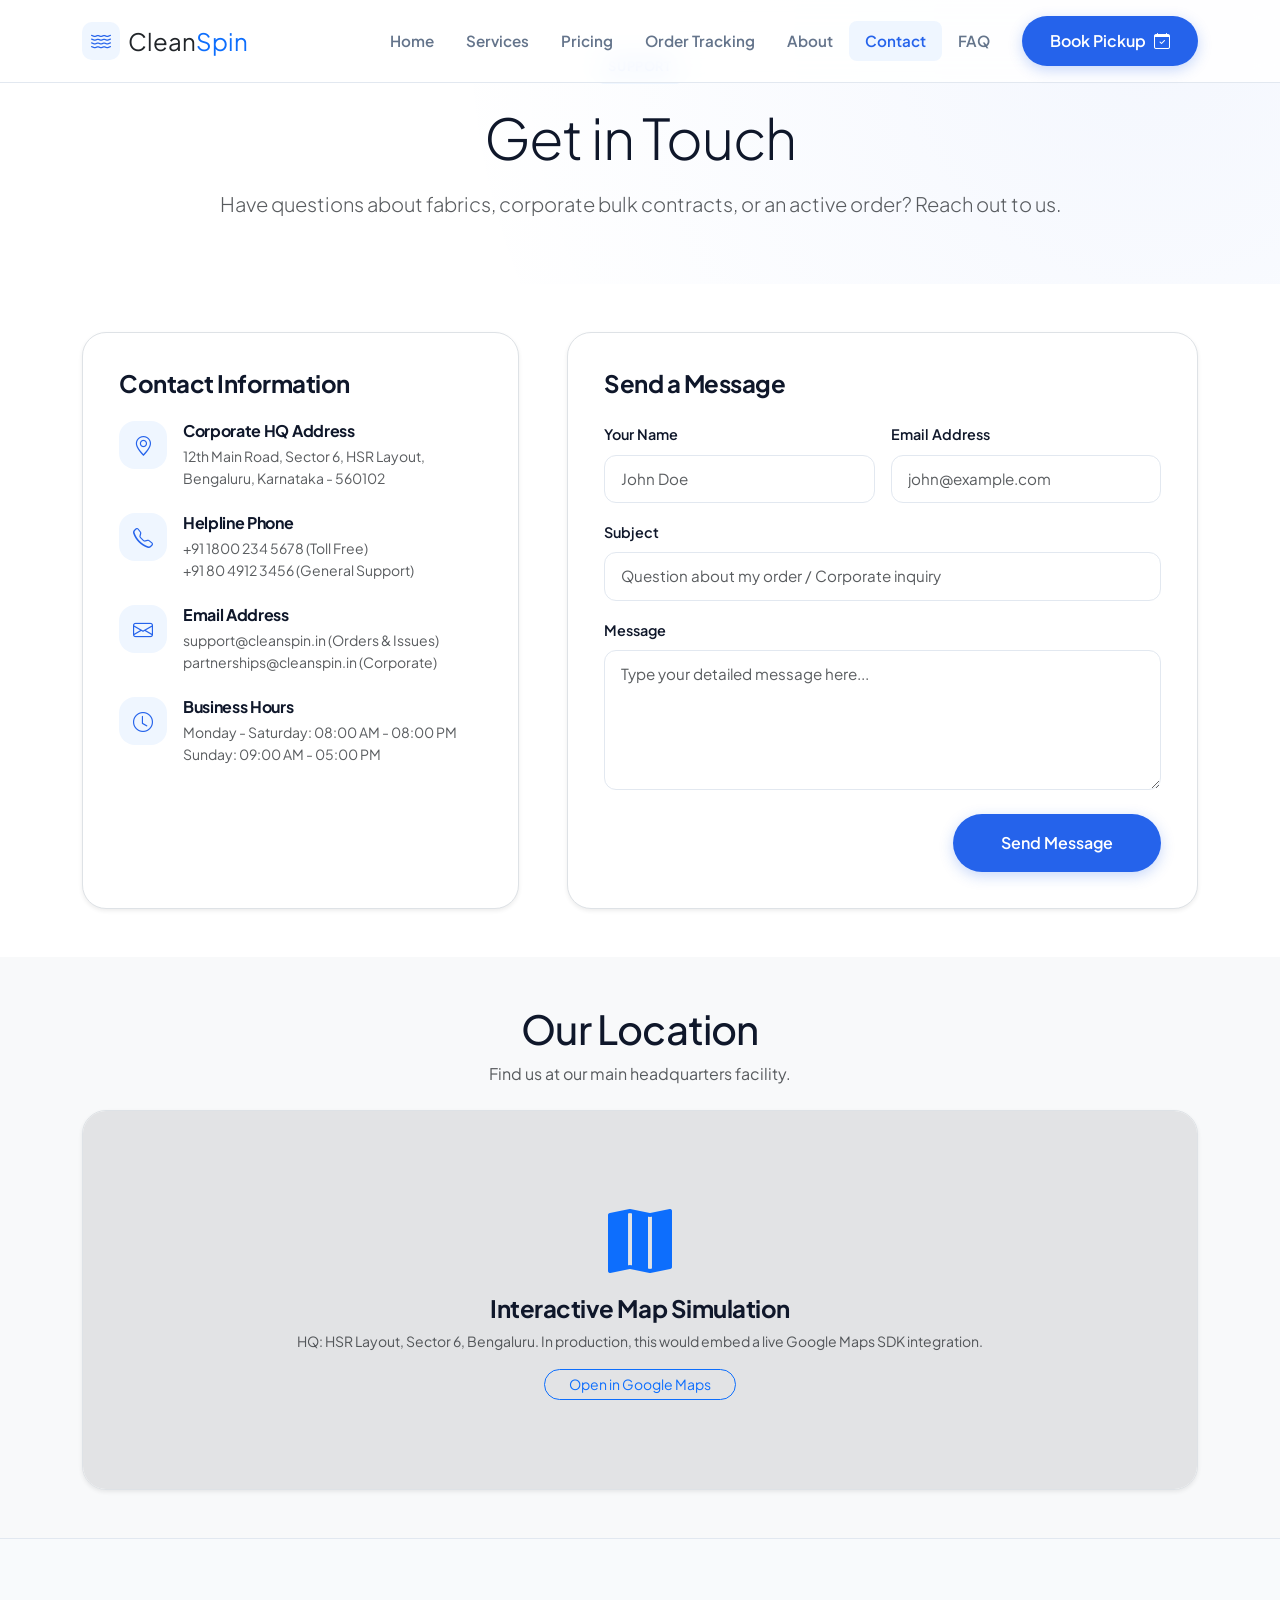
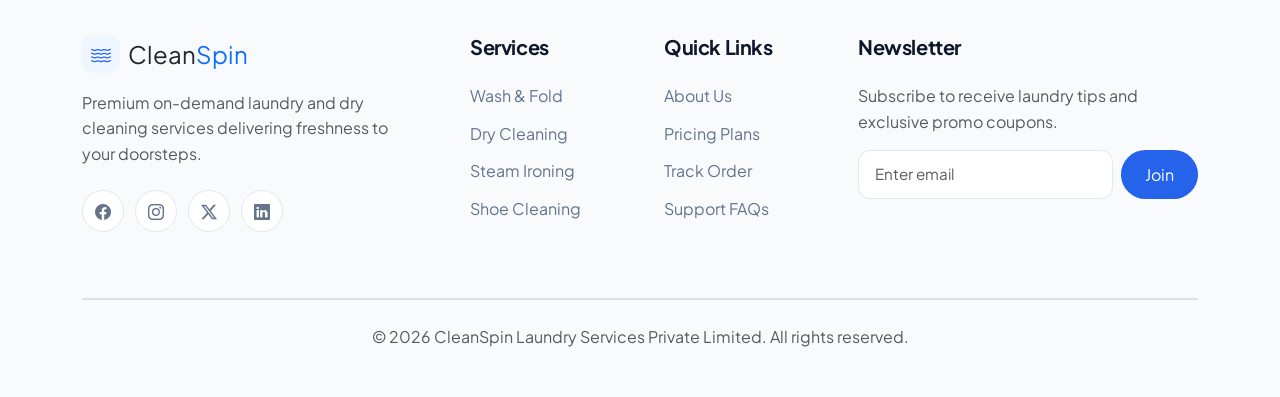
<file: contact.html>
<!DOCTYPE html>
<html lang="en">
<head>
  <meta charset="UTF-8">
  <meta name="viewport" content="width=device-width, initial-scale=1.0">
  <title>Contact Us | CleanSpin Premium Laundry</title>
  <meta name="description" content="Get in touch with CleanSpin. Find our helpline numbers, email addresses, business hours, and interactive map locations.">
  <!-- Bootstrap 5.3 CSS -->
  <link href="https://cdn.jsdelivr.net/npm/bootstrap@5.3.0/dist/css/bootstrap.min.css" rel="stylesheet">
  <!-- Bootstrap Icons -->
  <link href="https://cdn.jsdelivr.net/npm/bootstrap-icons@1.11.0/font/bootstrap-icons.css" rel="stylesheet">
  <!-- Custom CSS -->
  <link href="assets/css/style.css" rel="stylesheet">
</head>
<body>

  <!-- Sticky Glassmorphic Navbar -->
  <nav class="navbar navbar-expand-lg navbar-light fixed-top navbar-custom">
    <div class="container">
      <a class="navbar-brand d-flex align-items-center" href="index.html">
        <div class="icon-primary me-2 d-flex align-items-center justify-content-center" style="width: 38px; height: 38px; border-radius: 10px; background-color: var(--primary-light); color: var(--primary);">
          <i class="bi bi-water fs-5"></i>
        </div>
        <span class="fw-800 text-dark fs-4">Clean<span class="text-primary">Spin</span></span>
      </a>
      <button class="navbar-toggler border-0" type="button" data-bs-toggle="collapse" data-bs-target="#navbarNav" aria-controls="navbarNav" aria-expanded="false" aria-label="Toggle navigation">
        <span class="navbar-toggler-icon"></span>
      </button>
      <div class="collapse navbar-collapse" id="navbarNav">
        <ul class="navbar-nav ms-auto align-items-lg-center">
          <li class="nav-item"><a class="nav-link nav-link-custom" href="index.html">Home</a></li>
          <li class="nav-item"><a class="nav-link nav-link-custom" href="services.html">Services</a></li>
          <li class="nav-item"><a class="nav-link nav-link-custom" href="pricing.html">Pricing</a></li>
          <li class="nav-item"><a class="nav-link nav-link-custom" href="tracking.html">Order Tracking</a></li>
          <li class="nav-item"><a class="nav-link nav-link-custom" href="about.html">About</a></li>
          <li class="nav-item"><a class="nav-link nav-link-custom active" href="contact.html">Contact</a></li>
          <li class="nav-item"><a class="nav-link nav-link-custom" href="faq.html">FAQ</a></li>
          <li class="nav-item ms-lg-3 mt-3 mt-lg-0">
            <a class="btn-primary-custom" href="pickup.html">
              <span>Book Pickup</span>
              <i class="bi bi-calendar-check"></i>
            </a>
          </li>
        </ul>
      </div>
    </div>
  </nav>

  <!-- Page Header -->
  <section class="py-5 hero-section text-center">
    <div class="container">
      <span class="badge-custom">Support</span>
      <h1 class="display-4 fw-800 mb-3">Get in Touch</h1>
      <p class="text-muted lead max-width-600 mx-auto">Have questions about fabrics, corporate bulk contracts, or an active order? Reach out to us.</p>
    </div>
  </section>

  <!-- Contact details & Form -->
  <section class="py-5 bg-white">
    <div class="container">
      <div id="contact-alert-placeholder"></div>
      
      <div class="row g-5">
        <!-- Contact details -->
        <div class="col-lg-5 fade-in">
          <div class="card-custom border shadow-sm h-100">
            <h4 class="mb-4">Contact Information</h4>
            
            <div class="d-flex gap-3 mb-4">
              <div class="icon-container icon-primary mb-0 flex-shrink-0" style="width: 48px; height: 48px;">
                <i class="bi bi-geo-alt fs-5"></i>
              </div>
              <div>
                <h6 class="fw-bold mb-1">Corporate HQ Address</h6>
                <p class="text-muted small mb-0">12th Main Road, Sector 6, HSR Layout, Bengaluru, Karnataka - 560102</p>
              </div>
            </div>

            <div class="d-flex gap-3 mb-4">
              <div class="icon-container icon-primary mb-0 flex-shrink-0" style="width: 48px; height: 48px;">
                <i class="bi bi-telephone fs-5"></i>
              </div>
              <div>
                <h6 class="fw-bold mb-1">Helpline Phone</h6>
                <p class="text-muted small mb-0">+91 1800 234 5678 (Toll Free)</p>
                <p class="text-muted small mb-0">+91 80 4912 3456 (General Support)</p>
              </div>
            </div>

            <div class="d-flex gap-3 mb-4">
              <div class="icon-container icon-primary mb-0 flex-shrink-0" style="width: 48px; height: 48px;">
                <i class="bi bi-envelope fs-5"></i>
              </div>
              <div>
                <h6 class="fw-bold mb-1">Email Address</h6>
                <p class="text-muted small mb-0">support@cleanspin.in (Orders & Issues)</p>
                <p class="text-muted small mb-0">partnerships@cleanspin.in (Corporate)</p>
              </div>
            </div>

            <div class="d-flex gap-3">
              <div class="icon-container icon-primary mb-0 flex-shrink-0" style="width: 48px; height: 48px;">
                <i class="bi bi-clock fs-5"></i>
              </div>
              <div>
                <h6 class="fw-bold mb-1">Business Hours</h6>
                <p class="text-muted small mb-0">Monday - Saturday: 08:00 AM - 08:00 PM</p>
                <p class="text-muted small mb-0">Sunday: 09:00 AM - 05:00 PM</p>
              </div>
            </div>
          </div>
        </div>

        <!-- Contact Form -->
        <div class="col-lg-7 fade-in">
          <div class="card-custom border shadow-sm h-100">
            <h4 class="mb-4">Send a Message</h4>
            <form id="contact-form" class="row g-3">
              <div class="col-md-6">
                <label for="contact-name" class="form-label form-label-custom">Your Name</label>
                <input type="text" class="form-control form-control-custom" id="contact-name" placeholder="John Doe" required>
              </div>
              <div class="col-md-6">
                <label for="contact-email" class="form-label form-label-custom">Email Address</label>
                <input type="email" class="form-control form-control-custom" id="contact-email" placeholder="john@example.com" required>
              </div>
              <div class="col-12">
                <label for="contact-subject" class="form-label form-label-custom">Subject</label>
                <input type="text" class="form-control form-control-custom" id="contact-subject" placeholder="Question about my order / Corporate inquiry" required>
              </div>
              <div class="col-12">
                <label for="contact-message" class="form-label form-label-custom">Message</label>
                <textarea class="form-control form-control-custom" id="contact-message" rows="5" placeholder="Type your detailed message here..." required></textarea>
              </div>
              <div class="col-12 mt-4 text-end">
                <button type="submit" class="btn-primary-custom px-5 py-3">Send Message</button>
              </div>
            </form>
          </div>
        </div>
      </div>
    </div>
  </section>

  <!-- Interactive Map placeholder -->
  <section class="py-5 bg-light">
    <div class="container">
      <div class="text-center max-width-600 mx-auto mb-4 fade-in">
        <h2 class="h1">Our Location</h2>
        <p class="text-muted">Find us at our main headquarters facility.</p>
      </div>
      <div class="card-custom border shadow-sm p-0 overflow-hidden fade-in" style="height: 380px;">
        <!-- Premium simulated Google Map placeholder -->
        <div class="w-100 h-100 bg-secondary-subtle d-flex flex-column align-items-center justify-content-center text-center p-4">
          <i class="bi bi-map-fill text-primary display-3 mb-3"></i>
          <h4>Interactive Map Simulation</h4>
          <p class="text-muted max-width-400 mx-auto small">HQ: HSR Layout, Sector 6, Bengaluru. In production, this would embed a live Google Maps SDK integration.</p>
          <a href="https://maps.google.com" target="_blank" class="btn btn-sm btn-outline-primary rounded-pill px-4">Open in Google Maps</a>
        </div>
      </div>
    </div>
  </section>

  <!-- Footer -->
  <footer class="footer">
    <div class="container">
      <div class="row g-5">
        <div class="col-lg-4 col-md-6">
          <a class="navbar-brand d-flex align-items-center mb-3" href="index.html">
            <div class="icon-primary me-2 d-flex align-items-center justify-content-center" style="width: 38px; height: 38px; border-radius: 10px; background-color: var(--primary-light); color: var(--primary);">
              <i class="bi bi-water fs-5"></i>
            </div>
            <span class="fw-800 text-dark fs-4">Clean<span class="text-primary">Spin</span></span>
          </a>
          <p class="text-muted">Premium on-demand laundry and dry cleaning services delivering freshness to your doorsteps.</p>
          <div class="mt-4">
            <a href="#" class="social-icon"><i class="bi bi-facebook"></i></a>
            <a href="#" class="social-icon"><i class="bi bi-instagram"></i></a>
            <a href="#" class="social-icon"><i class="bi bi-twitter-x"></i></a>
            <a href="#" class="social-icon"><i class="bi bi-linkedin"></i></a>
          </div>
        </div>
        <div class="col-lg-2 col-md-6">
          <h5 class="mb-4">Services</h5>
          <ul class="list-unstyled">
            <li><a href="services.html" class="footer-link">Wash & Fold</a></li>
            <li><a href="services.html" class="footer-link">Dry Cleaning</a></li>
            <li><a href="services.html" class="footer-link">Steam Ironing</a></li>
            <li><a href="services.html" class="footer-link">Shoe Cleaning</a></li>
          </ul>
        </div>
        <div class="col-lg-2 col-md-6">
          <h5 class="mb-4">Quick Links</h5>
          <ul class="list-unstyled">
            <li><a href="about.html" class="footer-link">About Us</a></li>
            <li><a href="pricing.html" class="footer-link">Pricing Plans</a></li>
            <li><a href="tracking.html" class="footer-link">Track Order</a></li>
            <li><a href="faq.html" class="footer-link">Support FAQs</a></li>
          </ul>
        </div>
        <div class="col-lg-4 col-md-6">
          <h5 class="mb-4">Newsletter</h5>
          <p class="text-muted">Subscribe to receive laundry tips and exclusive promo coupons.</p>
          <form class="newsletter-form d-flex gap-2">
            <input type="email" class="form-control form-control-custom" placeholder="Enter email" required>
            <button type="submit" class="btn btn-primary rounded-pill px-4" style="background-color: var(--primary); border: none;">Join</button>
          </form>
        </div>
      </div>
      <div class="border-top border-2 mt-5 pt-4 text-center">
        <p class="text-muted mb-0">&copy; 2026 CleanSpin Laundry Services Private Limited. All rights reserved.</p>
      </div>
    </div>
  </footer>

  <!-- Back to Top -->
  <button class="back-to-top" aria-label="Back to top">
    <i class="bi bi-arrow-up"></i>
  </button>

  <!-- Bootstrap Bundle JS -->
  <script src="https://cdn.jsdelivr.net/npm/bootstrap@5.3.0/dist/js/bootstrap.bundle.min.js"></script>
  <!-- Custom JS -->
  <script src="assets/js/main.js"></script>
</body>
</html>
</file>
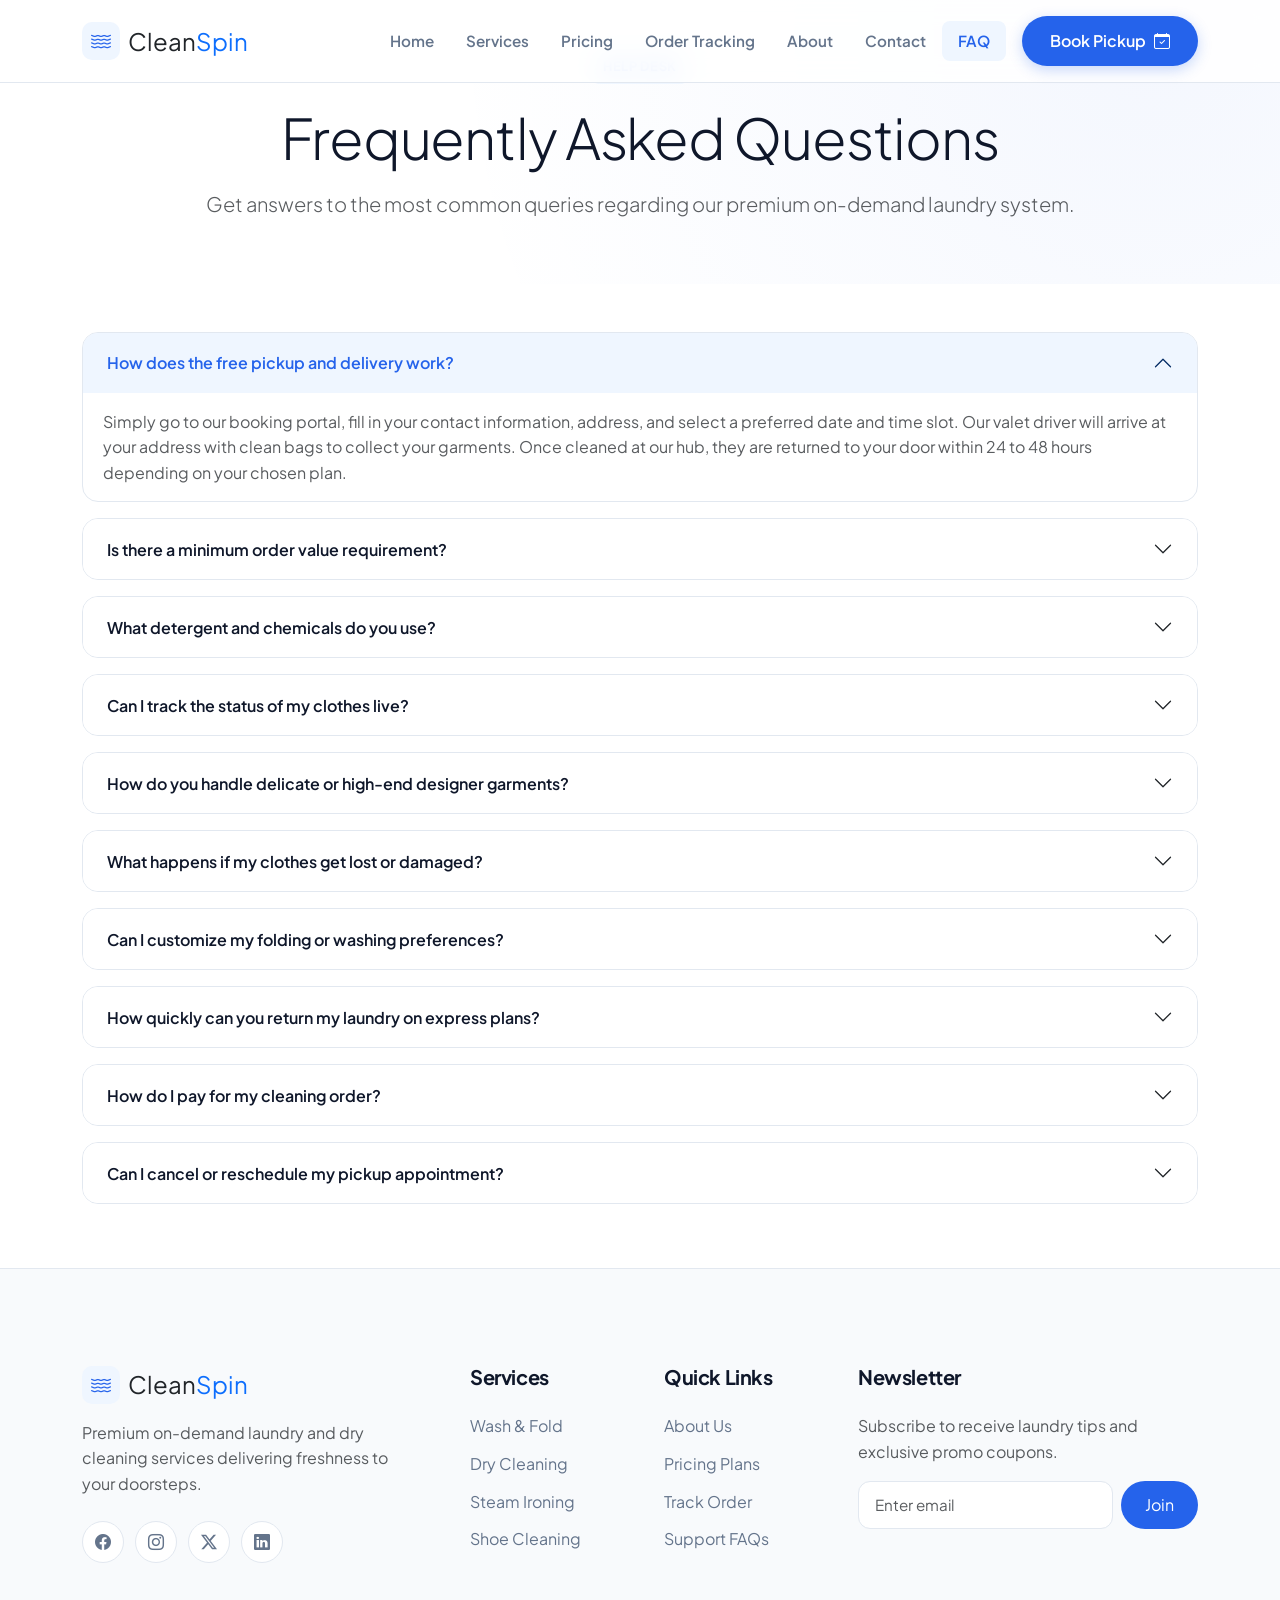
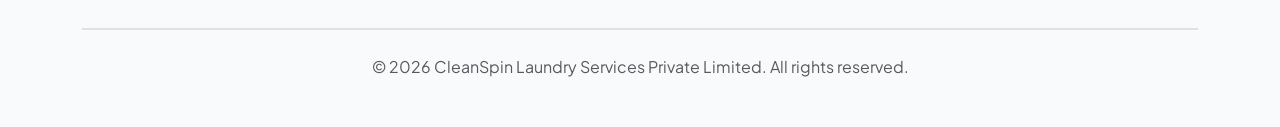
<file: faq.html>
<!DOCTYPE html>
<html lang="en">
<head>
  <meta charset="UTF-8">
  <meta name="viewport" content="width=device-width, initial-scale=1.0">
  <title>Frequently Asked Questions | CleanSpin Premium Laundry</title>
  <meta name="description" content="Find answers to common questions about pickup scheduling, washing preferences, designer care, express services, and pricing.">
  <!-- Bootstrap 5.3 CSS -->
  <link href="https://cdn.jsdelivr.net/npm/bootstrap@5.3.0/dist/css/bootstrap.min.css" rel="stylesheet">
  <!-- Bootstrap Icons -->
  <link href="https://cdn.jsdelivr.net/npm/bootstrap-icons@1.11.0/font/bootstrap-icons.css" rel="stylesheet">
  <!-- Custom CSS -->
  <link href="assets/css/style.css" rel="stylesheet">
</head>
<body>

  <!-- Sticky Glassmorphic Navbar -->
  <nav class="navbar navbar-expand-lg navbar-light fixed-top navbar-custom">
    <div class="container">
      <a class="navbar-brand d-flex align-items-center" href="index.html">
        <div class="icon-primary me-2 d-flex align-items-center justify-content-center" style="width: 38px; height: 38px; border-radius: 10px; background-color: var(--primary-light); color: var(--primary);">
          <i class="bi bi-water fs-5"></i>
        </div>
        <span class="fw-800 text-dark fs-4">Clean<span class="text-primary">Spin</span></span>
      </a>
      <button class="navbar-toggler border-0" type="button" data-bs-toggle="collapse" data-bs-target="#navbarNav" aria-controls="navbarNav" aria-expanded="false" aria-label="Toggle navigation">
        <span class="navbar-toggler-icon"></span>
      </button>
      <div class="collapse navbar-collapse" id="navbarNav">
        <ul class="navbar-nav ms-auto align-items-lg-center">
          <li class="nav-item"><a class="nav-link nav-link-custom" href="index.html">Home</a></li>
          <li class="nav-item"><a class="nav-link nav-link-custom" href="services.html">Services</a></li>
          <li class="nav-item"><a class="nav-link nav-link-custom" href="pricing.html">Pricing</a></li>
          <li class="nav-item"><a class="nav-link nav-link-custom" href="tracking.html">Order Tracking</a></li>
          <li class="nav-item"><a class="nav-link nav-link-custom" href="about.html">About</a></li>
          <li class="nav-item"><a class="nav-link nav-link-custom" href="contact.html">Contact</a></li>
          <li class="nav-item"><a class="nav-link nav-link-custom active" href="faq.html">FAQ</a></li>
          <li class="nav-item ms-lg-3 mt-3 mt-lg-0">
            <a class="btn-primary-custom" href="pickup.html">
              <span>Book Pickup</span>
              <i class="bi bi-calendar-check"></i>
            </a>
          </li>
        </ul>
      </div>
    </div>
  </nav>

  <!-- Page Header -->
  <section class="py-5 hero-section text-center">
    <div class="container">
      <span class="badge-custom">Help Desk</span>
      <h1 class="display-4 fw-800 mb-3">Frequently Asked Questions</h1>
      <p class="text-muted lead max-width-600 mx-auto">Get answers to the most common queries regarding our premium on-demand laundry system.</p>
    </div>
  </section>

  <!-- FAQ Accordion Section -->
  <section class="py-5 bg-white">
    <div class="container max-width-800">
      <div class="accordion accordion-custom" id="faqAccordion">
        
        <!-- FAQ 1 -->
        <div class="accordion-item fade-in">
          <h2 class="accordion-header" id="headingOne">
            <button class="accordion-button" type="button" data-bs-toggle="collapse" data-bs-target="#collapseOne" aria-expanded="true" aria-controls="collapseOne">
              How does the free pickup and delivery work?
            </button>
          </h2>
          <div id="collapseOne" class="accordion-collapse collapse show" aria-labelledby="headingOne" data-bs-parent="#faqAccordion">
            <div class="accordion-body text-muted">
              Simply go to our booking portal, fill in your contact information, address, and select a preferred date and time slot. Our valet driver will arrive at your address with clean bags to collect your garments. Once cleaned at our hub, they are returned to your door within 24 to 48 hours depending on your chosen plan.
            </div>
          </div>
        </div>

        <!-- FAQ 2 -->
        <div class="accordion-item fade-in">
          <h2 class="accordion-header" id="headingTwo">
            <button class="accordion-button collapsed" type="button" data-bs-toggle="collapse" data-bs-target="#collapseTwo" aria-expanded="false" aria-controls="collapseTwo">
              Is there a minimum order value requirement?
            </button>
          </h2>
          <div id="collapseTwo" class="accordion-collapse collapse" aria-labelledby="headingTwo" data-bs-parent="#faqAccordion">
            <div class="accordion-body text-muted">
              We do not have a hard minimum order size. However, orders below ₹500 will incur a flat shipping and handling valet fee of ₹50. Orders above ₹500 receive absolutely free pickup and return delivery.
            </div>
          </div>
        </div>

        <!-- FAQ 3 -->
        <div class="accordion-item fade-in">
          <h2 class="accordion-header" id="headingThree">
            <button class="accordion-button collapsed" type="button" data-bs-toggle="collapse" data-bs-target="#collapseThree" aria-expanded="false" aria-controls="collapseThree">
              What detergent and chemicals do you use?
            </button>
          </h2>
          <div id="collapseThree" class="accordion-collapse collapse" aria-labelledby="headingThree" data-bs-parent="#faqAccordion">
            <div class="accordion-body text-muted">
              CleanSpin is committed to sustainability. We use high-quality biodegradable liquid detergents that are hypoallergenic, dye-free, and perfume-free. They are extremely soft on delicate fabrics and safe for sensitive skin types.
            </div>
          </div>
        </div>

        <!-- FAQ 4 -->
        <div class="accordion-item fade-in">
          <h2 class="accordion-header" id="headingFour">
            <button class="accordion-button collapsed" type="button" data-bs-toggle="collapse" data-bs-target="#collapseFour" aria-expanded="false" aria-controls="collapseFour">
              Can I track the status of my clothes live?
            </button>
          </h2>
          <div id="collapseFour" class="accordion-collapse collapse" aria-labelledby="headingFour" data-bs-parent="#faqAccordion">
            <div class="accordion-body text-muted">
              Yes, once your booking is collected, you'll receive a message receipt with a tracking code. You can enter this code in our Order Tracking page to see exactly what phase (Received, Washing, Drying, Out for Delivery) your order is currently undergoing.
            </div>
          </div>
        </div>

        <!-- FAQ 5 -->
        <div class="accordion-item fade-in">
          <h2 class="accordion-header" id="headingFive">
            <button class="accordion-button collapsed" type="button" data-bs-toggle="collapse" data-bs-target="#collapseFive" aria-expanded="false" aria-controls="collapseFive">
              How do you handle delicate or high-end designer garments?
            </button>
          </h2>
          <div id="collapseFive" class="accordion-collapse collapse" aria-labelledby="headingFive" data-bs-parent="#faqAccordion">
            <div class="accordion-body text-muted">
              All delicate clothes (silks, wools, designer labels) are processed under our Premium Dry Cleaning plan. They undergo strict separate inspection, stain pre-treatment, and are cleaned using gentle, non-aqueous solvent extraction cycles that protect colors and garment fibers.
            </div>
          </div>
        </div>

        <!-- FAQ 6 -->
        <div class="accordion-item fade-in">
          <h2 class="accordion-header" id="headingSix">
            <button class="accordion-button collapsed" type="button" data-bs-toggle="collapse" data-bs-target="#collapseSix" aria-expanded="false" aria-controls="collapseSix">
              What happens if my clothes get lost or damaged?
            </button>
          </h2>
          <div id="collapseSix" class="accordion-collapse collapse" aria-labelledby="headingSix" data-bs-parent="#faqAccordion">
            <div class="accordion-body text-muted">
              Although damage or loss is extremely rare due to our barcode inventory system, all orders are 100% insured up to 10 times the cleaning cost of the garment, ensuring complete peace of mind.
            </div>
          </div>
        </div>

        <!-- FAQ 7 -->
        <div class="accordion-item fade-in">
          <h2 class="accordion-header" id="headingSeven">
            <button class="accordion-button collapsed" type="button" data-bs-toggle="collapse" data-bs-target="#collapseSeven" aria-expanded="false" aria-controls="collapseSeven">
              Can I customize my folding or washing preferences?
            </button>
          </h2>
          <div id="collapseSeven" class="accordion-collapse collapse" aria-labelledby="headingSeven" data-bs-parent="#faqAccordion">
            <div class="accordion-body text-muted">
              Yes, in the booking form, you can enter any custom instruction in the "Special Instructions" box. You can specify starch preferences, fabric softener exclusions, or hangers instead of folding for formal shirts.
            </div>
          </div>
        </div>

        <!-- FAQ 8 -->
        <div class="accordion-item fade-in">
          <h2 class="accordion-header" id="headingEight">
            <button class="accordion-button collapsed" type="button" data-bs-toggle="collapse" data-bs-target="#collapseEight" aria-expanded="false" aria-controls="collapseEight">
              How quickly can you return my laundry on express plans?
            </button>
          </h2>
          <div id="collapseEight" class="accordion-collapse collapse" aria-labelledby="headingEight" data-bs-parent="#faqAccordion">
            <div class="accordion-body text-muted">
              Our Express Service plan provides priority handling, cleaning your items and returning them to your home or office in under 12 hours from the collection time.
            </div>
          </div>
        </div>

        <!-- FAQ 9 -->
        <div class="accordion-item fade-in">
          <h2 class="accordion-header" id="headingNine">
            <button class="accordion-button collapsed" type="button" data-bs-toggle="collapse" data-bs-target="#collapseNine" aria-expanded="false" aria-controls="collapseNine">
              How do I pay for my cleaning order?
            </button>
          </h2>
          <div id="collapseNine" class="accordion-collapse collapse" aria-labelledby="headingNine" data-bs-parent="#faqAccordion">
            <div class="accordion-body text-muted">
              We generate your invoice once clothes are weighed and inspected at our hub. You will receive a secure payment link via SMS/Email to pay online using credit cards, UPI, net banking, or choose Cash on Delivery (COD) during doorstep return.
            </div>
          </div>
        </div>

        <!-- FAQ 10 -->
        <div class="accordion-item fade-in">
          <h2 class="accordion-header" id="headingTen">
            <button class="accordion-button collapsed" type="button" data-bs-toggle="collapse" data-bs-target="#collapseTen" aria-expanded="false" aria-controls="collapseTen">
              Can I cancel or reschedule my pickup appointment?
            </button>
          </h2>
          <div id="collapseTen" class="accordion-collapse collapse" aria-labelledby="headingTen" data-bs-parent="#faqAccordion">
            <div class="accordion-body text-muted">
              Absolutely. You can modify, reschedule, or cancel your booking at any time up to 2 hours prior to your scheduled collection slot without any cancellation fee.
            </div>
          </div>
        </div>

      </div>
    </div>
  </section>

  <!-- Footer -->
  <footer class="footer">
    <div class="container">
      <div class="row g-5">
        <div class="col-lg-4 col-md-6">
          <a class="navbar-brand d-flex align-items-center mb-3" href="index.html">
            <div class="icon-primary me-2 d-flex align-items-center justify-content-center" style="width: 38px; height: 38px; border-radius: 10px; background-color: var(--primary-light); color: var(--primary);">
              <i class="bi bi-water fs-5"></i>
            </div>
            <span class="fw-800 text-dark fs-4">Clean<span class="text-primary">Spin</span></span>
          </a>
          <p class="text-muted">Premium on-demand laundry and dry cleaning services delivering freshness to your doorsteps.</p>
          <div class="mt-4">
            <a href="#" class="social-icon"><i class="bi bi-facebook"></i></a>
            <a href="#" class="social-icon"><i class="bi bi-instagram"></i></a>
            <a href="#" class="social-icon"><i class="bi bi-twitter-x"></i></a>
            <a href="#" class="social-icon"><i class="bi bi-linkedin"></i></a>
          </div>
        </div>
        <div class="col-lg-2 col-md-6">
          <h5 class="mb-4">Services</h5>
          <ul class="list-unstyled">
            <li><a href="services.html" class="footer-link">Wash & Fold</a></li>
            <li><a href="services.html" class="footer-link">Dry Cleaning</a></li>
            <li><a href="services.html" class="footer-link">Steam Ironing</a></li>
            <li><a href="services.html" class="footer-link">Shoe Cleaning</a></li>
          </ul>
        </div>
        <div class="col-lg-2 col-md-6">
          <h5 class="mb-4">Quick Links</h5>
          <ul class="list-unstyled">
            <li><a href="about.html" class="footer-link">About Us</a></li>
            <li><a href="pricing.html" class="footer-link">Pricing Plans</a></li>
            <li><a href="tracking.html" class="footer-link">Track Order</a></li>
            <li><a href="faq.html" class="footer-link">Support FAQs</a></li>
          </ul>
        </div>
        <div class="col-lg-4 col-md-6">
          <h5 class="mb-4">Newsletter</h5>
          <p class="text-muted">Subscribe to receive laundry tips and exclusive promo coupons.</p>
          <form class="newsletter-form d-flex gap-2">
            <input type="email" class="form-control form-control-custom" placeholder="Enter email" required>
            <button type="submit" class="btn btn-primary rounded-pill px-4" style="background-color: var(--primary); border: none;">Join</button>
          </form>
        </div>
      </div>
      <div class="border-top border-2 mt-5 pt-4 text-center">
        <p class="text-muted mb-0">&copy; 2026 CleanSpin Laundry Services Private Limited. All rights reserved.</p>
      </div>
    </div>
  </footer>

  <!-- Back to Top -->
  <button class="back-to-top" aria-label="Back to top">
    <i class="bi bi-arrow-up"></i>
  </button>

  <!-- Bootstrap Bundle JS -->
  <script src="https://cdn.jsdelivr.net/npm/bootstrap@5.3.0/dist/js/bootstrap.bundle.min.js"></script>
  <!-- Custom JS -->
  <script src="assets/js/main.js"></script>
</body>
</html>
</file>
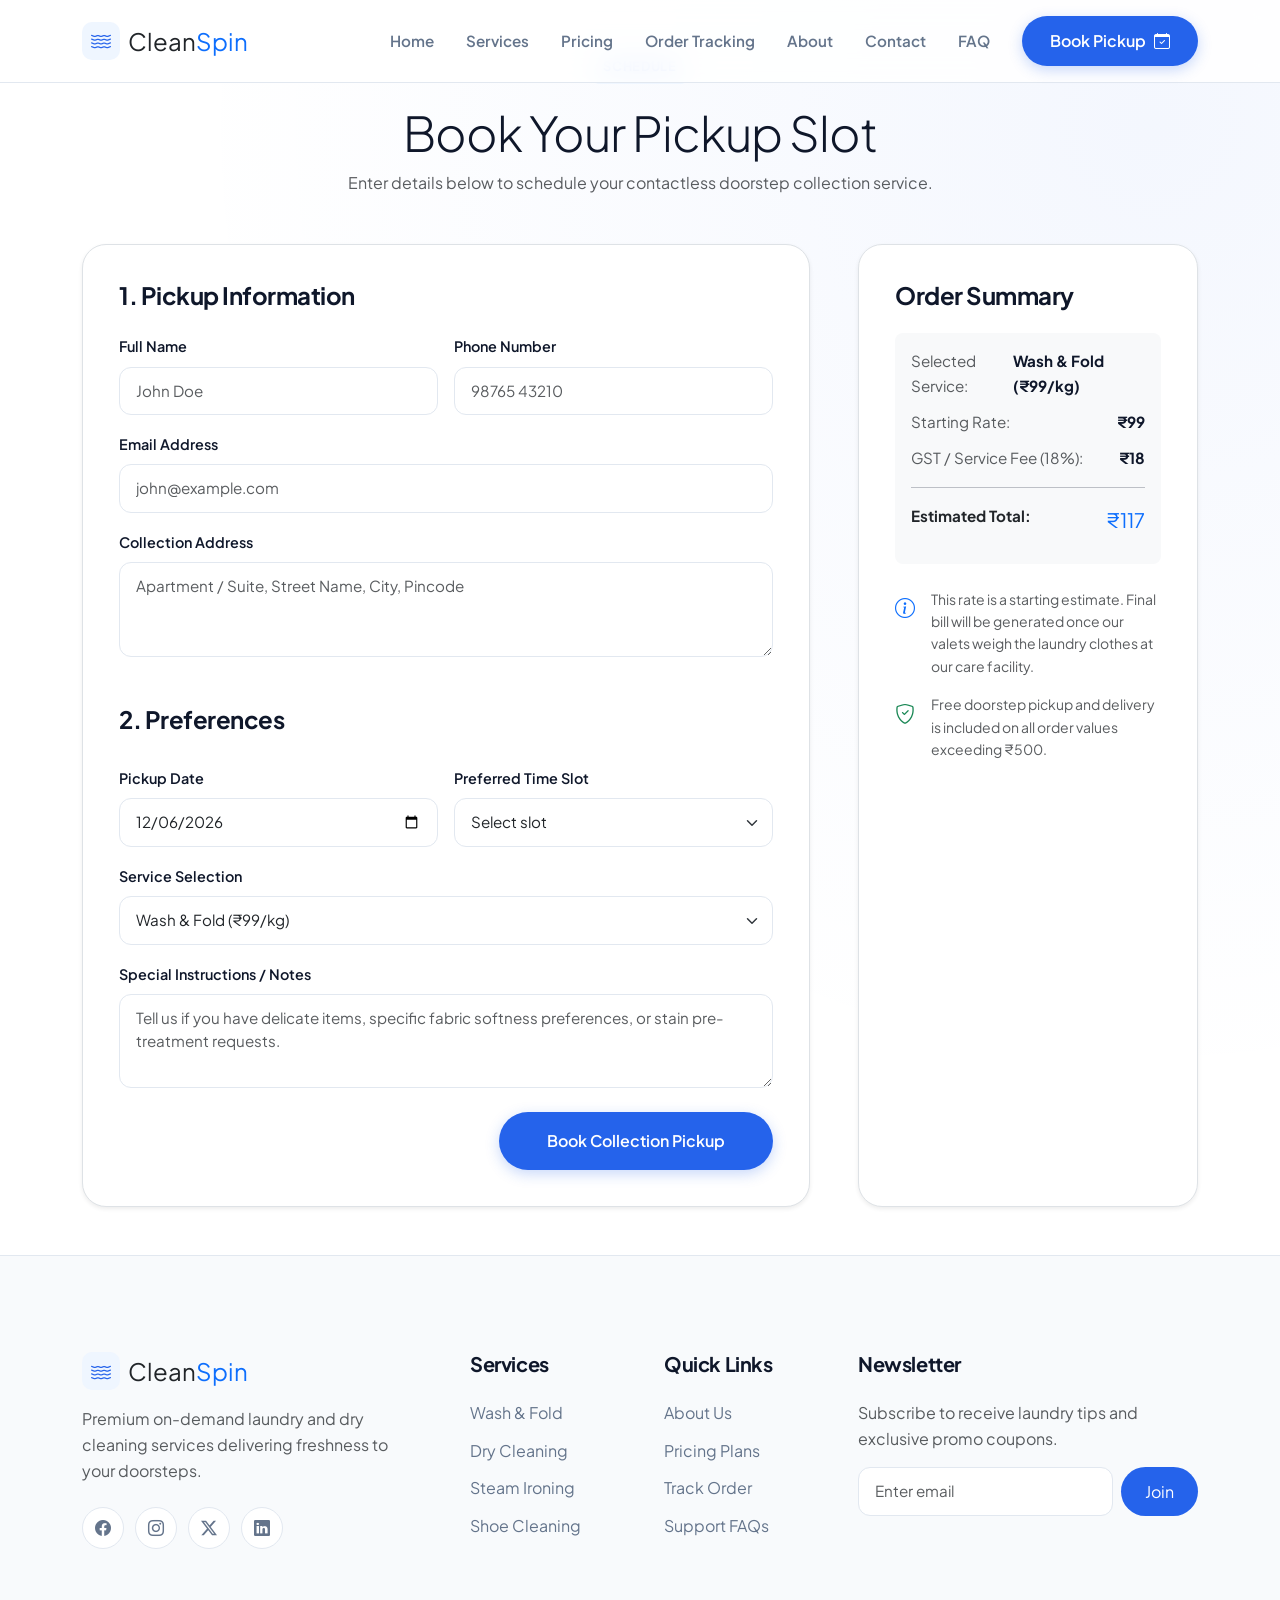
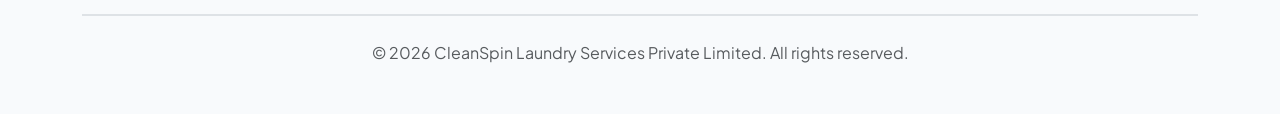
<file: pickup.html>
<!DOCTYPE html>
<html lang="en">
<head>
  <meta charset="UTF-8">
  <meta name="viewport" content="width=device-width, initial-scale=1.0">
  <title>Book a Pickup | CleanSpin Premium Laundry</title>
  <meta name="description" content="Schedule a contactless laundry pickup at your home or office. Pick your preferred service type, date and time slots.">
  <!-- Bootstrap 5.3 CSS -->
  <link href="https://cdn.jsdelivr.net/npm/bootstrap@5.3.0/dist/css/bootstrap.min.css" rel="stylesheet">
  <!-- Bootstrap Icons -->
  <link href="https://cdn.jsdelivr.net/npm/bootstrap-icons@1.11.0/font/bootstrap-icons.css" rel="stylesheet">
  <!-- Custom CSS -->
  <link href="assets/css/style.css" rel="stylesheet">
</head>
<body>

  <!-- Sticky Glassmorphic Navbar -->
  <nav class="navbar navbar-expand-lg navbar-light fixed-top navbar-custom">
    <div class="container">
      <a class="navbar-brand d-flex align-items-center" href="index.html">
        <div class="icon-primary me-2 d-flex align-items-center justify-content-center" style="width: 38px; height: 38px; border-radius: 10px; background-color: var(--primary-light); color: var(--primary);">
          <i class="bi bi-water fs-5"></i>
        </div>
        <span class="fw-800 text-dark fs-4">Clean<span class="text-primary">Spin</span></span>
      </a>
      <button class="navbar-toggler border-0" type="button" data-bs-toggle="collapse" data-bs-target="#navbarNav" aria-controls="navbarNav" aria-expanded="false" aria-label="Toggle navigation">
        <span class="navbar-toggler-icon"></span>
      </button>
      <div class="collapse navbar-collapse" id="navbarNav">
        <ul class="navbar-nav ms-auto align-items-lg-center">
          <li class="nav-item"><a class="nav-link nav-link-custom" href="index.html">Home</a></li>
          <li class="nav-item"><a class="nav-link nav-link-custom" href="services.html">Services</a></li>
          <li class="nav-item"><a class="nav-link nav-link-custom" href="pricing.html">Pricing</a></li>
          <li class="nav-item"><a class="nav-link nav-link-custom" href="tracking.html">Order Tracking</a></li>
          <li class="nav-item"><a class="nav-link nav-link-custom" href="about.html">About</a></li>
          <li class="nav-item"><a class="nav-link nav-link-custom" href="contact.html">Contact</a></li>
          <li class="nav-item"><a class="nav-link nav-link-custom" href="faq.html">FAQ</a></li>
          <li class="nav-item ms-lg-3 mt-3 mt-lg-0">
            <a class="btn-primary-custom active text-white" href="pickup.html">
              <span>Book Pickup</span>
              <i class="bi bi-calendar-check"></i>
            </a>
          </li>
        </ul>
      </div>
    </div>
  </nav>

  <!-- Form Section -->
  <section class="py-5 hero-section">
    <div class="container">
      <div class="text-center max-width-600 mx-auto mb-5 fade-in">
        <span class="badge-custom">Schedule</span>
        <h1 class="display-5 fw-800">Book Your Pickup Slot</h1>
        <p class="text-muted">Enter details below to schedule your contactless doorstep collection service.</p>
      </div>

      <div class="row g-5">
        <!-- Form Fields -->
        <div class="col-lg-8 fade-in">
          <div class="card-custom border shadow-sm">
            <h4 class="mb-4">1. Pickup Information</h4>
            <form id="pickup-form" class="row g-3">
              <div class="col-md-6">
                <label for="pickup-name" class="form-label form-label-custom">Full Name</label>
                <input type="text" class="form-control form-control-custom" id="pickup-name" placeholder="John Doe" required>
              </div>
              <div class="col-md-6">
                <label for="pickup-phone" class="form-label form-label-custom">Phone Number</label>
                <input type="tel" class="form-control form-control-custom" id="pickup-phone" placeholder="98765 43210" required>
              </div>
              <div class="col-12">
                <label for="pickup-email" class="form-label form-label-custom">Email Address</label>
                <input type="email" class="form-control form-control-custom" id="pickup-email" placeholder="john@example.com" required>
              </div>
              <div class="col-12">
                <label for="pickup-address" class="form-label form-label-custom">Collection Address</label>
                <textarea class="form-control form-control-custom" id="pickup-address" rows="3" placeholder="Apartment / Suite, Street Name, City, Pincode" required></textarea>
              </div>
              
              <h4 class="mb-3 mt-5">2. Preferences</h4>
              <div class="col-md-6">
                <label for="pickup-date" class="form-label form-label-custom">Pickup Date</label>
                <input type="date" class="form-control form-control-custom" id="pickup-date" required>
              </div>
              <div class="col-md-6">
                <label for="pickup-time" class="form-label form-label-custom">Preferred Time Slot</label>
                <select class="form-select form-control-custom" id="pickup-time" required>
                  <option value="" disabled selected>Select slot</option>
                  <option value="09:00 - 12:00">Morning (09:00 AM - 12:00 PM)</option>
                  <option value="12:00 - 15:00">Noon (12:00 PM - 03:00 PM)</option>
                  <option value="15:00 - 18:00">Afternoon (03:00 PM - 06:00 PM)</option>
                  <option value="18:00 - 21:00">Evening (06:00 PM - 09:00 PM)</option>
                </select>
              </div>
              <div class="col-md-12">
                <label for="pickup-service" class="form-label form-label-custom">Service Selection</label>
                <select class="form-select form-control-custom" id="pickup-service" required>
                  <option value="wash-fold" selected>Wash & Fold (₹99/kg)</option>
                  <option value="wash-iron">Wash + Steam Iron (₹149/kg)</option>
                  <option value="dry-cleaning">Premium Dry Cleaning (₹299/pc)</option>
                  <option value="shoe-cleaning">Shoe Cleaning (₹199/pair)</option>
                  <option value="curtain-cleaning">Curtain Cleaning (₹399/panel)</option>
                  <option value="carpet-cleaning">Carpet Cleaning (₹599/room)</option>
                  <option value="blanket-cleaning">Blanket Cleaning (₹249/pc)</option>
                  <option value="express-service">Express Delivery Service (₹299 onwards)</option>
                </select>
              </div>
              <div class="col-12">
                <label for="pickup-notes" class="form-label form-label-custom">Special Instructions / Notes</label>
                <textarea class="form-control form-control-custom" id="pickup-notes" rows="3" placeholder="Tell us if you have delicate items, specific fabric softness preferences, or stain pre-treatment requests."></textarea>
              </div>
              
              <div class="col-12 mt-4 text-end">
                <button type="submit" class="btn-primary-custom px-5 py-3">Book Collection Pickup</button>
              </div>
            </form>
          </div>
        </div>

        <!-- Summary Column -->
        <div class="col-lg-4 fade-in">
          <div class="card-custom border shadow-sm sticky-top" style="top: 100px; z-index: 10;">
            <h4 class="mb-4">Order Summary</h4>
            <div class="bg-light p-3 rounded-3 mb-4">
              <div class="summary-line">
                <span class="text-muted">Selected Service:</span>
                <span class="fw-bold" id="summary-service">Wash & Fold</span>
              </div>
              <div class="summary-line">
                <span class="text-muted">Starting Rate:</span>
                <span class="fw-bold" id="summary-price">₹99</span>
              </div>
              <div class="summary-line">
                <span class="text-muted">GST / Service Fee (18%):</span>
                <span class="fw-bold" id="summary-tax">₹18</span>
              </div>
              <hr class="my-3">
              <div class="summary-line">
                <span class="text-dark fw-bold">Estimated Total:</span>
                <span class="text-primary fw-800 fs-5" id="summary-total">₹117</span>
              </div>
            </div>
            
            <div class="d-flex align-items-start gap-3 mt-3">
              <i class="bi bi-info-circle text-primary fs-5 mt-1"></i>
              <p class="text-muted small mb-0">This rate is a starting estimate. Final bill will be generated once our valets weigh the laundry clothes at our care facility.</p>
            </div>
            <div class="d-flex align-items-start gap-3 mt-3">
              <i class="bi bi-shield-check text-success fs-5 mt-1"></i>
              <p class="text-muted small mb-0">Free doorstep pickup and delivery is included on all order values exceeding ₹500.</p>
            </div>
          </div>
        </div>
      </div>
    </div>
  </section>

  <!-- Modern Confirmation Modal -->
  <div class="modal fade" id="confirmationModal" tabindex="-1" aria-labelledby="confirmationModalLabel" aria-hidden="true">
    <div class="modal-dialog modal-dialog-centered">
      <div class="modal-content rounded-4 border-0 shadow-lg p-4">
        <div class="modal-header border-0 pb-0 text-center justify-content-center">
          <div class="icon-container bg-success text-white d-flex align-items-center justify-content-center rounded-circle" style="width: 72px; height: 72px; font-size: 2.25rem;">
            <i class="bi bi-check-circle-fill"></i>
          </div>
        </div>
        <div class="modal-body text-center mt-3">
          <h2 class="fw-800 text-dark">Pickup Scheduled!</h2>
          <p class="text-muted">Your booking has been received and registered in our database system.</p>
          
          <div class="bg-light p-3 rounded-3 text-start my-4">
            <div class="d-flex justify-content-between mb-2">
              <span class="text-muted small">Client Name:</span>
              <span class="fw-bold small" id="modal-name">John Doe</span>
            </div>
            <div class="d-flex justify-content-between mb-2">
              <span class="text-muted small">Phone Number:</span>
              <span class="fw-bold small" id="modal-phone">9876543210</span>
            </div>
            <div class="d-flex justify-content-between mb-2">
              <span class="text-muted small">Pickup Date:</span>
              <span class="fw-bold small" id="modal-date">2026-07-25</span>
            </div>
            <div class="d-flex justify-content-between mb-2">
              <span class="text-muted small">Selected Slot:</span>
              <span class="fw-bold small" id="modal-time">09:00 AM - 12:00 PM</span>
            </div>
            <div class="d-flex justify-content-between mb-2">
              <span class="text-muted small">Service:</span>
              <span class="fw-bold small" id="modal-service">Wash & Fold</span>
            </div>
            <hr class="my-2">
            <div class="d-flex justify-content-between">
              <span class="text-dark fw-bold small">Est. Total:</span>
              <span class="text-primary fw-800 small" id="modal-total">₹117</span>
            </div>
          </div>
          
          <div class="alert alert-info py-2 px-3 small border-0 text-start" role="alert">
            <i class="bi bi-bookmark-star-fill me-2"></i> Use tracking ID <strong>LDY10254</strong> to track this simulated order on the tracking portal.
          </div>
          
          <div class="row g-2 mt-4">
            <div class="col-6">
              <a href="tracking.html" class="btn btn-primary w-100 rounded-pill py-2.5" style="background-color: var(--primary); border: none;">Track Order</a>
            </div>
            <div class="col-6">
              <button type="button" class="btn btn-outline-secondary w-100 rounded-pill py-2.5" data-bs-dismiss="modal">Close</button>
            </div>
          </div>
        </div>
      </div>
    </div>
  </div>

  <!-- Footer -->
  <footer class="footer">
    <div class="container">
      <div class="row g-5">
        <div class="col-lg-4 col-md-6">
          <a class="navbar-brand d-flex align-items-center mb-3" href="index.html">
            <div class="icon-primary me-2 d-flex align-items-center justify-content-center" style="width: 38px; height: 38px; border-radius: 10px; background-color: var(--primary-light); color: var(--primary);">
              <i class="bi bi-water fs-5"></i>
            </div>
            <span class="fw-800 text-dark fs-4">Clean<span class="text-primary">Spin</span></span>
          </a>
          <p class="text-muted">Premium on-demand laundry and dry cleaning services delivering freshness to your doorsteps.</p>
          <div class="mt-4">
            <a href="#" class="social-icon"><i class="bi bi-facebook"></i></a>
            <a href="#" class="social-icon"><i class="bi bi-instagram"></i></a>
            <a href="#" class="social-icon"><i class="bi bi-twitter-x"></i></a>
            <a href="#" class="social-icon"><i class="bi bi-linkedin"></i></a>
          </div>
        </div>
        <div class="col-lg-2 col-md-6">
          <h5 class="mb-4">Services</h5>
          <ul class="list-unstyled">
            <li><a href="services.html" class="footer-link">Wash & Fold</a></li>
            <li><a href="services.html" class="footer-link">Dry Cleaning</a></li>
            <li><a href="services.html" class="footer-link">Steam Ironing</a></li>
            <li><a href="services.html" class="footer-link">Shoe Cleaning</a></li>
          </ul>
        </div>
        <div class="col-lg-2 col-md-6">
          <h5 class="mb-4">Quick Links</h5>
          <ul class="list-unstyled">
            <li><a href="about.html" class="footer-link">About Us</a></li>
            <li><a href="pricing.html" class="footer-link">Pricing Plans</a></li>
            <li><a href="tracking.html" class="footer-link">Track Order</a></li>
            <li><a href="faq.html" class="footer-link">Support FAQs</a></li>
          </ul>
        </div>
        <div class="col-lg-4 col-md-6">
          <h5 class="mb-4">Newsletter</h5>
          <p class="text-muted">Subscribe to receive laundry tips and exclusive promo coupons.</p>
          <form class="newsletter-form d-flex gap-2">
            <input type="email" class="form-control form-control-custom" placeholder="Enter email" required>
            <button type="submit" class="btn btn-primary rounded-pill px-4" style="background-color: var(--primary); border: none;">Join</button>
          </form>
        </div>
      </div>
      <div class="border-top border-2 mt-5 pt-4 text-center">
        <p class="text-muted mb-0">&copy; 2026 CleanSpin Laundry Services Private Limited. All rights reserved.</p>
      </div>
    </div>
  </footer>

  <!-- Back to Top -->
  <button class="back-to-top" aria-label="Back to top">
    <i class="bi bi-arrow-up"></i>
  </button>

  <!-- Bootstrap Bundle JS -->
  <script src="https://cdn.jsdelivr.net/npm/bootstrap@5.3.0/dist/js/bootstrap.bundle.min.js"></script>
  <!-- Custom JS -->
  <script src="assets/js/main.js"></script>
  <script>
    // Autofill date field to tomorrow
    const tomorrow = new Date();
    tomorrow.setDate(tomorrow.getDate() + 1);
    const day = ("0" + tomorrow.getDate()).slice(-2);
    const month = ("0" + (tomorrow.getMonth() + 1)).slice(-2);
    const dateString = tomorrow.getFullYear() + "-" + (month) + "-" + (day);
    document.getElementById('pickup-date').value = dateString;
  </script>
</body>
</html>
</file>
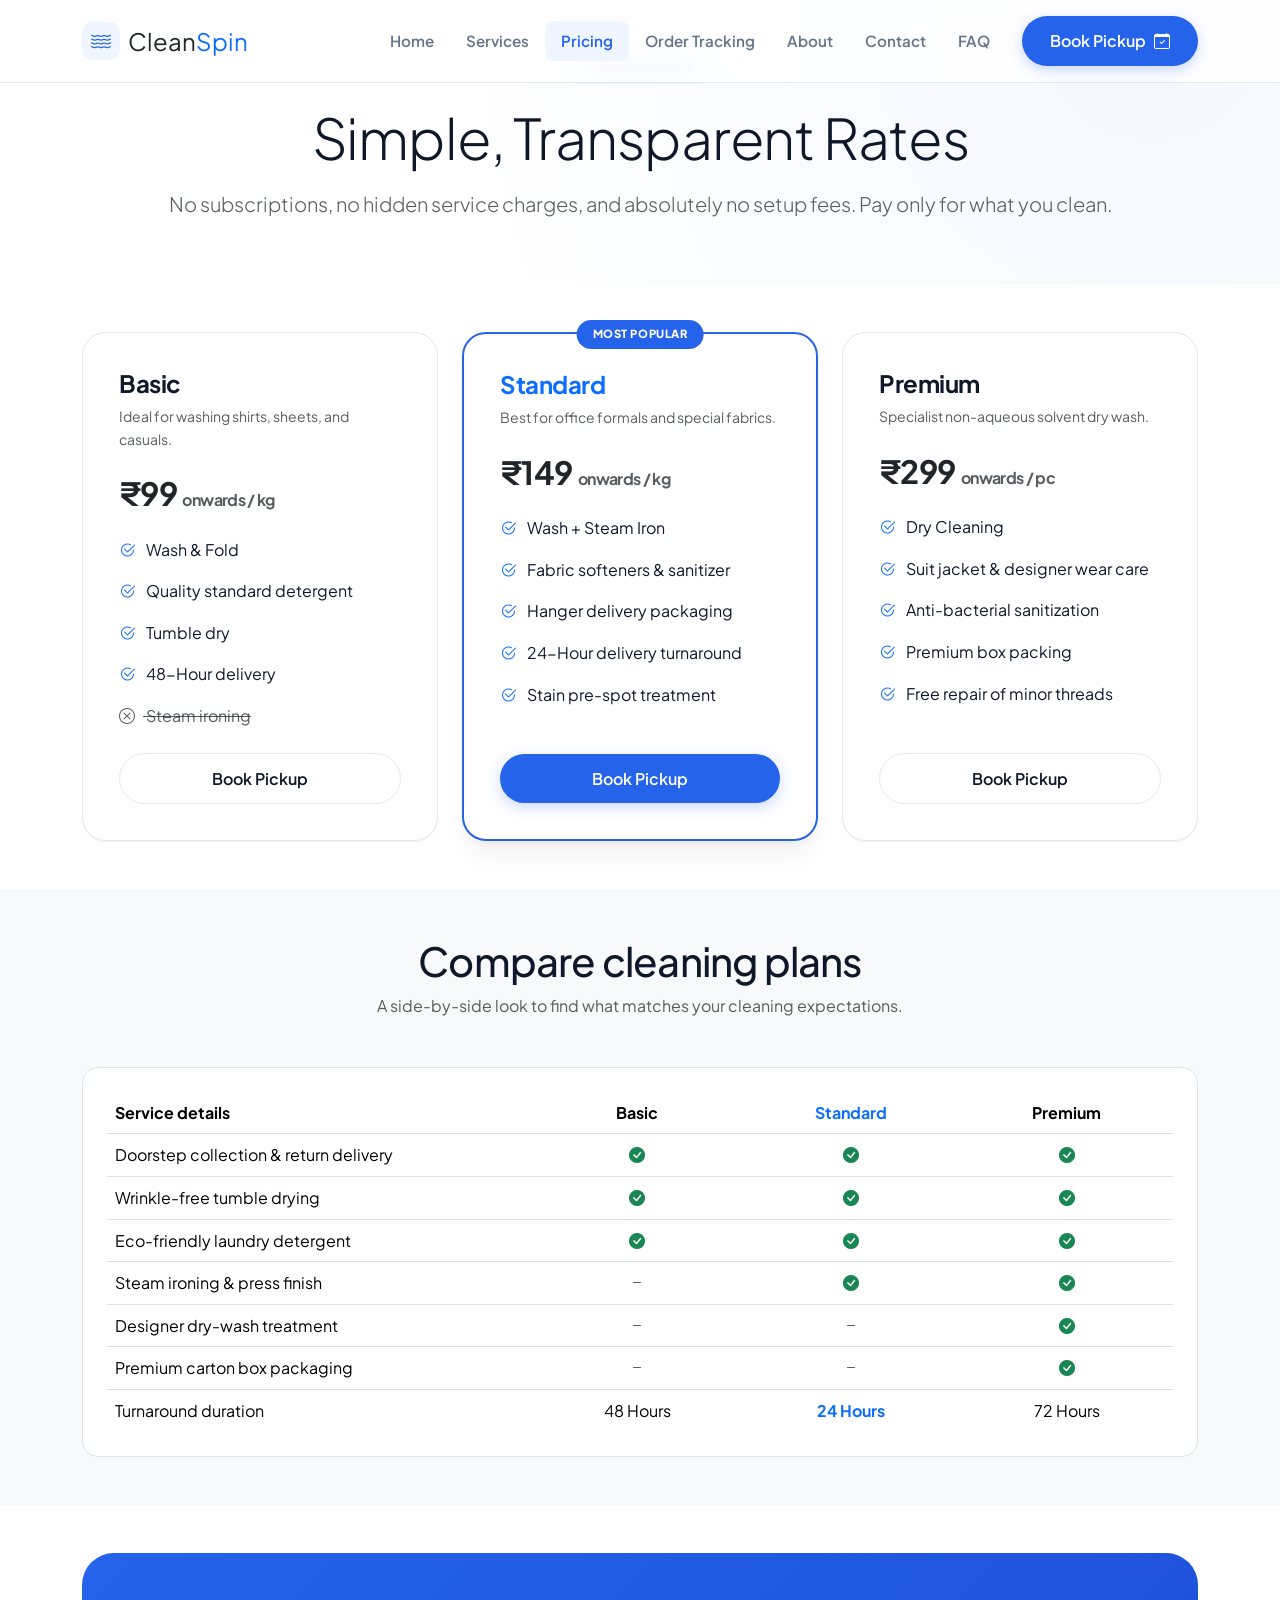
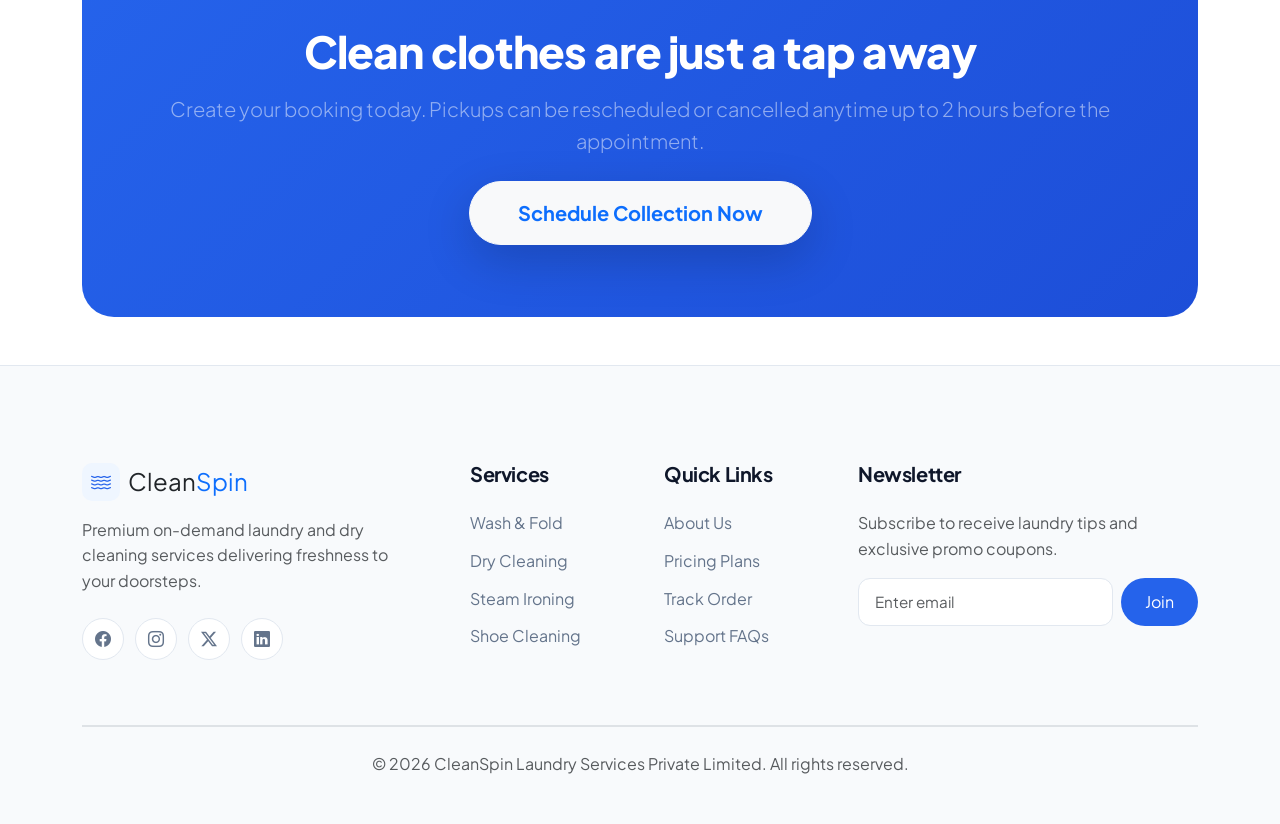
<file: pricing.html>
<!DOCTYPE html>
<html lang="en">
<head>
  <meta charset="UTF-8">
  <meta name="viewport" content="width=device-width, initial-scale=1.0">
  <title>Pricing Plans | CleanSpin Premium Laundry</title>
  <meta name="description" content="Affordable luxury with simple flat rates. Check out our Basic, Standard, and Premium cleaning plans with zero hidden fees.">
  <!-- Bootstrap 5.3 CSS -->
  <link href="https://cdn.jsdelivr.net/npm/bootstrap@5.3.0/dist/css/bootstrap.min.css" rel="stylesheet">
  <!-- Bootstrap Icons -->
  <link href="https://cdn.jsdelivr.net/npm/bootstrap-icons@1.11.0/font/bootstrap-icons.css" rel="stylesheet">
  <!-- Custom CSS -->
  <link href="assets/css/style.css" rel="stylesheet">
</head>
<body>

  <!-- Sticky Glassmorphic Navbar -->
  <nav class="navbar navbar-expand-lg navbar-light fixed-top navbar-custom">
    <div class="container">
      <a class="navbar-brand d-flex align-items-center" href="index.html">
        <div class="icon-primary me-2 d-flex align-items-center justify-content-center" style="width: 38px; height: 38px; border-radius: 10px; background-color: var(--primary-light); color: var(--primary);">
          <i class="bi bi-water fs-5"></i>
        </div>
        <span class="fw-800 text-dark fs-4">Clean<span class="text-primary">Spin</span></span>
      </a>
      <button class="navbar-toggler border-0" type="button" data-bs-toggle="collapse" data-bs-target="#navbarNav" aria-controls="navbarNav" aria-expanded="false" aria-label="Toggle navigation">
        <span class="navbar-toggler-icon"></span>
      </button>
      <div class="collapse navbar-collapse" id="navbarNav">
        <ul class="navbar-nav ms-auto align-items-lg-center">
          <li class="nav-item"><a class="nav-link nav-link-custom" href="index.html">Home</a></li>
          <li class="nav-item"><a class="nav-link nav-link-custom" href="services.html">Services</a></li>
          <li class="nav-item"><a class="nav-link nav-link-custom active" href="pricing.html">Pricing</a></li>
          <li class="nav-item"><a class="nav-link nav-link-custom" href="tracking.html">Order Tracking</a></li>
          <li class="nav-item"><a class="nav-link nav-link-custom" href="about.html">About</a></li>
          <li class="nav-item"><a class="nav-link nav-link-custom" href="contact.html">Contact</a></li>
          <li class="nav-item"><a class="nav-link nav-link-custom" href="faq.html">FAQ</a></li>
          <li class="nav-item ms-lg-3 mt-3 mt-lg-0">
            <a class="btn-primary-custom" href="pickup.html">
              <span>Book Pickup</span>
              <i class="bi bi-calendar-check"></i>
            </a>
          </li>
        </ul>
      </div>
    </div>
  </nav>

  <!-- Page Header -->
  <section class="py-5 hero-section text-center">
    <div class="container">
      <span class="badge-custom">Pricing Matrix</span>
      <h1 class="display-4 fw-800 mb-3">Simple, Transparent Rates</h1>
      <p class="text-muted lead max-width-600 mx-auto">No subscriptions, no hidden service charges, and absolutely no setup fees. Pay only for what you clean.</p>
    </div>
  </section>

  <!-- Pricing Cards -->
  <section class="py-5 bg-white">
    <div class="container">
      <div class="row g-4 justify-content-center">
        <!-- Plan 1 -->
        <div class="col-md-4 fade-in">
          <div class="card-custom pricing-card d-flex flex-column justify-content-between">
            <div>
              <h4 class="mb-2">Basic</h4>
              <p class="text-muted small">Ideal for washing shirts, sheets, and casuals.</p>
              <h2 class="price-val fw-800 text-dark my-4">₹99 <span class="text-muted fs-6">onwards / kg</span></h2>
              <ul class="list-unstyled mb-4">
                <li class="mb-3"><i class="bi bi-check2-circle text-primary me-2"></i> Wash & Fold</li>
                <li class="mb-3"><i class="bi bi-check2-circle text-primary me-2"></i> Quality standard detergent</li>
                <li class="mb-3"><i class="bi bi-check2-circle text-primary me-2"></i> Tumble dry</li>
                <li class="mb-3"><i class="bi bi-check2-circle text-primary me-2"></i> 48-Hour delivery</li>
                <li class="mb-3 text-muted text-decoration-line-through"><i class="bi bi-x-circle me-2"></i> Steam ironing</li>
              </ul>
            </div>
            <a href="pickup.html" class="btn-outline-custom w-100 text-center justify-content-center">Book Pickup</a>
          </div>
        </div>

        <!-- Plan 2 -->
        <div class="col-md-4 fade-in">
          <div class="card-custom pricing-card popular d-flex flex-column justify-content-between">
            <div>
              <h4 class="mb-2 text-primary">Standard</h4>
              <p class="text-muted small">Best for office formals and special fabrics.</p>
              <h2 class="price-val fw-800 text-dark my-4">₹149 <span class="text-muted fs-6">onwards / kg</span></h2>
              <ul class="list-unstyled mb-4">
                <li class="mb-3"><i class="bi bi-check2-circle text-primary me-2"></i> Wash + Steam Iron</li>
                <li class="mb-3"><i class="bi bi-check2-circle text-primary me-2"></i> Fabric softeners & sanitizer</li>
                <li class="mb-3"><i class="bi bi-check2-circle text-primary me-2"></i> Hanger delivery packaging</li>
                <li class="mb-3"><i class="bi bi-check2-circle text-primary me-2"></i> 24-Hour delivery turnaround</li>
                <li class="mb-3"><i class="bi bi-check2-circle text-primary me-2"></i> Stain pre-spot treatment</li>
              </ul>
            </div>
            <a href="pickup.html" class="btn-primary-custom w-100 text-center justify-content-center">Book Pickup</a>
          </div>
        </div>

        <!-- Plan 3 -->
        <div class="col-md-4 fade-in">
          <div class="card-custom pricing-card d-flex flex-column justify-content-between">
            <div>
              <h4 class="mb-2">Premium</h4>
              <p class="text-muted small">Specialist non-aqueous solvent dry wash.</p>
              <h2 class="price-val fw-800 text-dark my-4">₹299 <span class="text-muted fs-6">onwards / pc</span></h2>
              <ul class="list-unstyled mb-4">
                <li class="mb-3"><i class="bi bi-check2-circle text-primary me-2"></i> Dry Cleaning</li>
                <li class="mb-3"><i class="bi bi-check2-circle text-primary me-2"></i> Suit jacket & designer wear care</li>
                <li class="mb-3"><i class="bi bi-check2-circle text-primary me-2"></i> Anti-bacterial sanitization</li>
                <li class="mb-3"><i class="bi bi-check2-circle text-primary me-2"></i> Premium box packing</li>
                <li class="mb-3"><i class="bi bi-check2-circle text-primary me-2"></i> Free repair of minor threads</li>
              </ul>
            </div>
            <a href="pickup.html" class="btn-outline-custom w-100 text-center justify-content-center">Book Pickup</a>
          </div>
        </div>
      </div>
    </div>
  </section>

  <!-- Detailed Feature Comparison -->
  <section class="py-5 bg-light">
    <div class="container">
      <div class="text-center max-width-600 mx-auto mb-5 fade-in">
        <h2 class="h1">Compare cleaning plans</h2>
        <p class="text-muted">A side-by-side look to find what matches your cleaning expectations.</p>
      </div>
      <div class="table-responsive rounded-4 border bg-white p-4 fade-in">
        <table class="table table-borderless align-middle mb-0">
          <thead>
            <tr class="border-bottom text-muted">
              <th scope="col" style="width: 40%;">Service details</th>
              <th scope="col" class="text-center">Basic</th>
              <th scope="col" class="text-center text-primary">Standard</th>
              <th scope="col" class="text-center">Premium</th>
            </tr>
          </thead>
          <tbody>
            <tr class="border-bottom">
              <td>Doorstep collection & return delivery</td>
              <td class="text-center text-success"><i class="bi bi-check-circle-fill"></i></td>
              <td class="text-center text-success"><i class="bi bi-check-circle-fill"></i></td>
              <td class="text-center text-success"><i class="bi bi-check-circle-fill"></i></td>
            </tr>
            <tr class="border-bottom">
              <td>Wrinkle-free tumble drying</td>
              <td class="text-center text-success"><i class="bi bi-check-circle-fill"></i></td>
              <td class="text-center text-success"><i class="bi bi-check-circle-fill"></i></td>
              <td class="text-center text-success"><i class="bi bi-check-circle-fill"></i></td>
            </tr>
            <tr class="border-bottom">
              <td>Eco-friendly laundry detergent</td>
              <td class="text-center text-success"><i class="bi bi-check-circle-fill"></i></td>
              <td class="text-center text-success"><i class="bi bi-check-circle-fill"></i></td>
              <td class="text-center text-success"><i class="bi bi-check-circle-fill"></i></td>
            </tr>
            <tr class="border-bottom">
              <td>Steam ironing & press finish</td>
              <td class="text-center text-muted"><i class="bi bi-dash"></i></td>
              <td class="text-center text-success"><i class="bi bi-check-circle-fill"></i></td>
              <td class="text-center text-success"><i class="bi bi-check-circle-fill"></i></td>
            </tr>
            <tr class="border-bottom">
              <td>Designer dry-wash treatment</td>
              <td class="text-center text-muted"><i class="bi bi-dash"></i></td>
              <td class="text-center text-muted"><i class="bi bi-dash"></i></td>
              <td class="text-center text-success"><i class="bi bi-check-circle-fill"></i></td>
            </tr>
            <tr class="border-bottom">
              <td>Premium carton box packaging</td>
              <td class="text-center text-muted"><i class="bi bi-dash"></i></td>
              <td class="text-center text-muted"><i class="bi bi-dash"></i></td>
              <td class="text-center text-success"><i class="bi bi-check-circle-fill"></i></td>
            </tr>
            <tr>
              <td>Turnaround duration</td>
              <td class="text-center">48 Hours</td>
              <td class="text-center text-primary fw-bold">24 Hours</td>
              <td class="text-center">72 Hours</td>
            </tr>
          </tbody>
        </table>
      </div>
    </div>
  </section>

  <!-- CTA Banner -->
  <section class="py-5">
    <div class="container">
      <div class="cta-banner fade-in">
        <h2 class="mb-3">Clean clothes are just a tap away</h2>
        <p class="lead mb-4 text-white-50">Create your booking today. Pickups can be rescheduled or cancelled anytime up to 2 hours before the appointment.</p>
        <a href="pickup.html" class="btn btn-light btn-lg rounded-pill px-5 py-3 fw-bold text-primary shadow-lg">Schedule Collection Now</a>
      </div>
    </div>
  </section>

  <!-- Footer -->
  <footer class="footer">
    <div class="container">
      <div class="row g-5">
        <div class="col-lg-4 col-md-6">
          <a class="navbar-brand d-flex align-items-center mb-3" href="index.html">
            <div class="icon-primary me-2 d-flex align-items-center justify-content-center" style="width: 38px; height: 38px; border-radius: 10px; background-color: var(--primary-light); color: var(--primary);">
              <i class="bi bi-water fs-5"></i>
            </div>
            <span class="fw-800 text-dark fs-4">Clean<span class="text-primary">Spin</span></span>
          </a>
          <p class="text-muted">Premium on-demand laundry and dry cleaning services delivering freshness to your doorsteps.</p>
          <div class="mt-4">
            <a href="#" class="social-icon"><i class="bi bi-facebook"></i></a>
            <a href="#" class="social-icon"><i class="bi bi-instagram"></i></a>
            <a href="#" class="social-icon"><i class="bi bi-twitter-x"></i></a>
            <a href="#" class="social-icon"><i class="bi bi-linkedin"></i></a>
          </div>
        </div>
        <div class="col-lg-2 col-md-6">
          <h5 class="mb-4">Services</h5>
          <ul class="list-unstyled">
            <li><a href="services.html" class="footer-link">Wash & Fold</a></li>
            <li><a href="services.html" class="footer-link">Dry Cleaning</a></li>
            <li><a href="services.html" class="footer-link">Steam Ironing</a></li>
            <li><a href="services.html" class="footer-link">Shoe Cleaning</a></li>
          </ul>
        </div>
        <div class="col-lg-2 col-md-6">
          <h5 class="mb-4">Quick Links</h5>
          <ul class="list-unstyled">
            <li><a href="about.html" class="footer-link">About Us</a></li>
            <li><a href="pricing.html" class="footer-link">Pricing Plans</a></li>
            <li><a href="tracking.html" class="footer-link">Track Order</a></li>
            <li><a href="faq.html" class="footer-link">Support FAQs</a></li>
          </ul>
        </div>
        <div class="col-lg-4 col-md-6">
          <h5 class="mb-4">Newsletter</h5>
          <p class="text-muted">Subscribe to receive laundry tips and exclusive promo coupons.</p>
          <form class="newsletter-form d-flex gap-2">
            <input type="email" class="form-control form-control-custom" placeholder="Enter email" required>
            <button type="submit" class="btn btn-primary rounded-pill px-4" style="background-color: var(--primary); border: none;">Join</button>
          </form>
        </div>
      </div>
      <div class="border-top border-2 mt-5 pt-4 text-center">
        <p class="text-muted mb-0">&copy; 2026 CleanSpin Laundry Services Private Limited. All rights reserved.</p>
      </div>
    </div>
  </footer>

  <!-- Back to Top -->
  <button class="back-to-top" aria-label="Back to top">
    <i class="bi bi-arrow-up"></i>
  </button>

  <!-- Bootstrap Bundle JS -->
  <script src="https://cdn.jsdelivr.net/npm/bootstrap@5.3.0/dist/js/bootstrap.bundle.min.js"></script>
  <!-- Custom JS -->
  <script src="assets/js/main.js"></script>
</body>
</html>
</file>
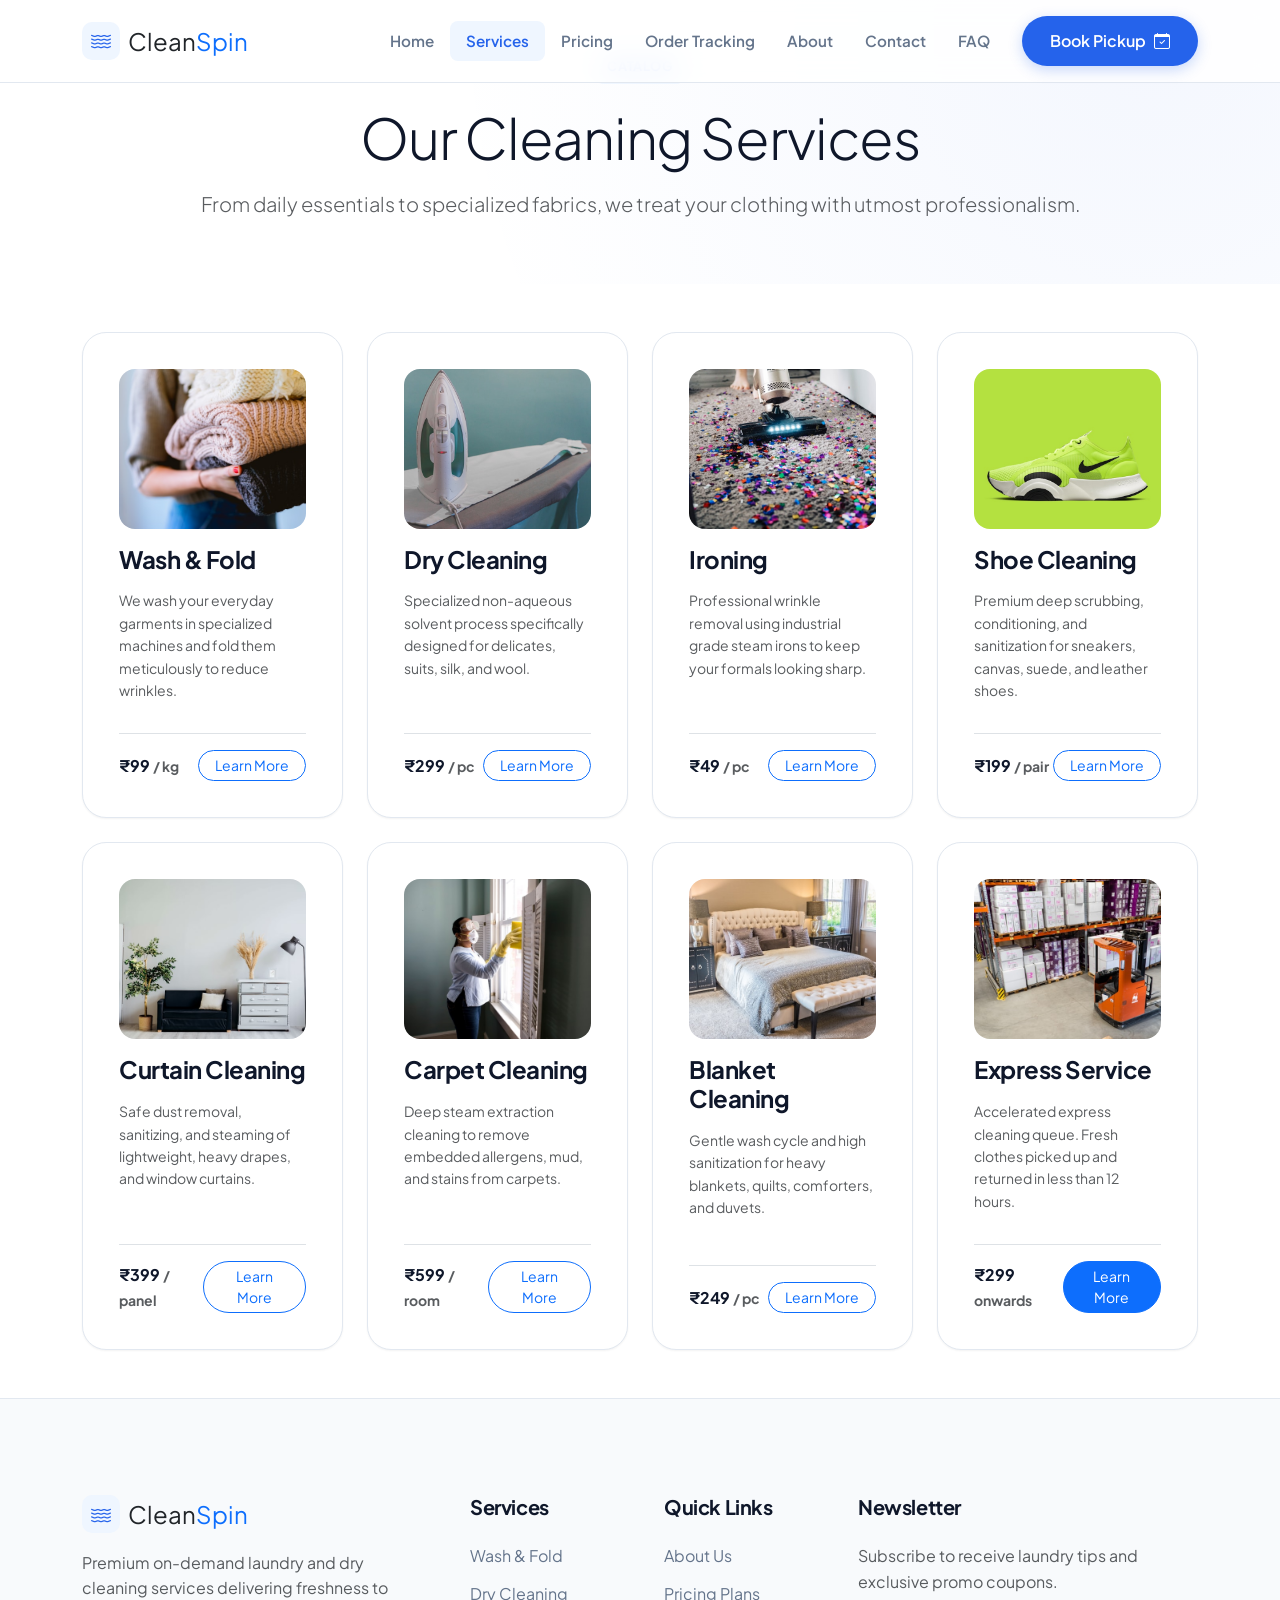
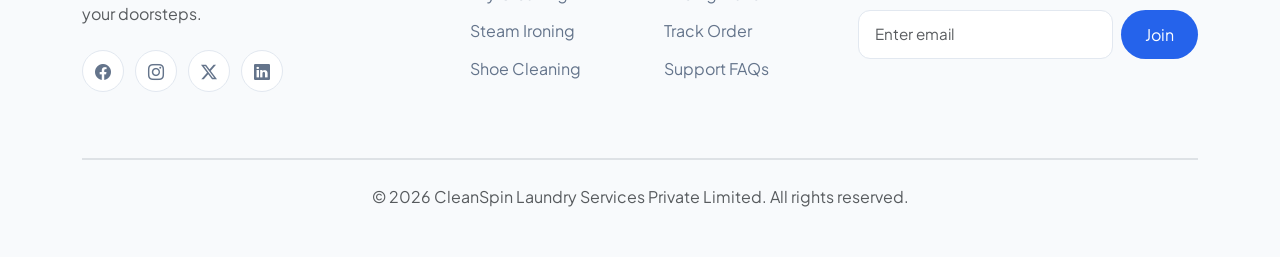
<file: services.html>
<!DOCTYPE html>
<html lang="en">
<head>
  <meta charset="UTF-8">
  <meta name="viewport" content="width=device-width, initial-scale=1.0">
  <title>Our Services | CleanSpin Premium Laundry</title>
  <meta name="description" content="Explore our premium range of laundry, dry cleaning, ironing, and specialty cleaning services with doorstep collection.">
  <!-- Bootstrap 5.3 CSS -->
  <link href="https://cdn.jsdelivr.net/npm/bootstrap@5.3.0/dist/css/bootstrap.min.css" rel="stylesheet">
  <!-- Bootstrap Icons -->
  <link href="https://cdn.jsdelivr.net/npm/bootstrap-icons@1.11.0/font/bootstrap-icons.css" rel="stylesheet">
  <!-- Custom CSS -->
  <link href="assets/css/style.css" rel="stylesheet">
</head>
<body>

  <!-- Sticky Glassmorphic Navbar -->
  <nav class="navbar navbar-expand-lg navbar-light fixed-top navbar-custom">
    <div class="container">
      <a class="navbar-brand d-flex align-items-center" href="index.html">
        <div class="icon-primary me-2 d-flex align-items-center justify-content-center" style="width: 38px; height: 38px; border-radius: 10px; background-color: var(--primary-light); color: var(--primary);">
          <i class="bi bi-water fs-5"></i>
        </div>
        <span class="fw-800 text-dark fs-4">Clean<span class="text-primary">Spin</span></span>
      </a>
      <button class="navbar-toggler border-0" type="button" data-bs-toggle="collapse" data-bs-target="#navbarNav" aria-controls="navbarNav" aria-expanded="false" aria-label="Toggle navigation">
        <span class="navbar-toggler-icon"></span>
      </button>
      <div class="collapse navbar-collapse" id="navbarNav">
        <ul class="navbar-nav ms-auto align-items-lg-center">
          <li class="nav-item"><a class="nav-link nav-link-custom" href="index.html">Home</a></li>
          <li class="nav-item"><a class="nav-link nav-link-custom active" href="services.html">Services</a></li>
          <li class="nav-item"><a class="nav-link nav-link-custom" href="pricing.html">Pricing</a></li>
          <li class="nav-item"><a class="nav-link nav-link-custom" href="tracking.html">Order Tracking</a></li>
          <li class="nav-item"><a class="nav-link nav-link-custom" href="about.html">About</a></li>
          <li class="nav-item"><a class="nav-link nav-link-custom" href="contact.html">Contact</a></li>
          <li class="nav-item"><a class="nav-link nav-link-custom" href="faq.html">FAQ</a></li>
          <li class="nav-item ms-lg-3 mt-3 mt-lg-0">
            <a class="btn-primary-custom" href="pickup.html">
              <span>Book Pickup</span>
              <i class="bi bi-calendar-check"></i>
            </a>
          </li>
        </ul>
      </div>
    </div>
  </nav>

  <!-- Page Header -->
  <section class="py-5 hero-section text-center">
    <div class="container">
      <span class="badge-custom">Catalog</span>
      <h1 class="display-4 fw-800 mb-3">Our Cleaning Services</h1>
      <p class="text-muted lead max-width-600 mx-auto">From daily essentials to specialized fabrics, we treat your clothing with utmost professionalism.</p>
    </div>
  </section>

  <!-- Services Grid -->
  <section class="py-5 bg-white">
    <div class="container">
      <div class="row g-4">
        <!-- Service 1: Wash & Fold -->
        <div class="col-lg-3 col-md-6 fade-in">
          <div class="card-custom hover-lift d-flex flex-column justify-content-between">
            <div>
              <img src="assets/images/wash-fold.jpg" alt="Wash & Fold Service" class="img-fluid rounded-4 mb-3" style="object-fit: cover; height: 160px; width: 100%;" loading="lazy">
              <h4 class="mb-3">Wash & Fold</h4>
              <p class="text-muted small">We wash your everyday garments in specialized machines and fold them meticulously to reduce wrinkles.</p>
            </div>
            <div>
              <div class="border-top pt-3 mt-3 d-flex align-items-center justify-content-between">
                <span class="fw-bold">₹99 <small class="text-muted">/ kg</small></span>
                <button class="btn btn-sm btn-outline-primary rounded-pill px-3" data-bs-toggle="modal" data-bs-target="#serviceModal1">Learn More</button>
              </div>
            </div>
          </div>
        </div>

        <!-- Service 2: Dry Cleaning -->
        <div class="col-lg-3 col-md-6 fade-in">
          <div class="card-custom hover-lift d-flex flex-column justify-content-between">
            <div>
              <img src="assets/images/dry-cleaning.jpg" alt="Dry Cleaning Service" class="img-fluid rounded-4 mb-3" style="object-fit: cover; height: 160px; width: 100%;" loading="lazy">
              <h4 class="mb-3">Dry Cleaning</h4>
              <p class="text-muted small">Specialized non-aqueous solvent process specifically designed for delicates, suits, silk, and wool.</p>
            </div>
            <div>
              <div class="border-top pt-3 mt-3 d-flex align-items-center justify-content-between">
                <span class="fw-bold">₹299 <small class="text-muted">/ pc</small></span>
                <button class="btn btn-sm btn-outline-primary rounded-pill px-3" data-bs-toggle="modal" data-bs-target="#serviceModal2">Learn More</button>
              </div>
            </div>
          </div>
        </div>

        <!-- Service 3: Ironing -->
        <div class="col-lg-3 col-md-6 fade-in">
          <div class="card-custom hover-lift d-flex flex-column justify-content-between">
            <div>
              <img src="assets/images/ironing.jpg" alt="Ironing Service" class="img-fluid rounded-4 mb-3" style="object-fit: cover; height: 160px; width: 100%;" loading="lazy">
              <h4 class="mb-3">Ironing</h4>
              <p class="text-muted small">Professional wrinkle removal using industrial grade steam irons to keep your formals looking sharp.</p>
            </div>
            <div>
              <div class="border-top pt-3 mt-3 d-flex align-items-center justify-content-between">
                <span class="fw-bold">₹49 <small class="text-muted">/ pc</small></span>
                <button class="btn btn-sm btn-outline-primary rounded-pill px-3" data-bs-toggle="modal" data-bs-target="#serviceModal3">Learn More</button>
              </div>
            </div>
          </div>
        </div>

        <!-- Service 4: Shoe Cleaning -->
        <div class="col-lg-3 col-md-6 fade-in">
          <div class="card-custom hover-lift d-flex flex-column justify-content-between">
            <div>
              <img src="assets/images/shoe-cleaning.jpg" alt="Shoe Cleaning Service" class="img-fluid rounded-4 mb-3" style="object-fit: cover; height: 160px; width: 100%;" loading="lazy">
              <h4 class="mb-3">Shoe Cleaning</h4>
              <p class="text-muted small">Premium deep scrubbing, conditioning, and sanitization for sneakers, canvas, suede, and leather shoes.</p>
            </div>
            <div>
              <div class="border-top pt-3 mt-3 d-flex align-items-center justify-content-between">
                <span class="fw-bold">₹199 <small class="text-muted">/ pair</small></span>
                <button class="btn btn-sm btn-outline-primary rounded-pill px-3" data-bs-toggle="modal" data-bs-target="#serviceModal4">Learn More</button>
              </div>
            </div>
          </div>
        </div>

        <!-- Service 5: Curtain Cleaning -->
        <div class="col-lg-3 col-md-6 fade-in">
          <div class="card-custom hover-lift d-flex flex-column justify-content-between">
            <div>
              <img src="assets/images/curtain-cleaning.jpg" alt="Curtain Cleaning Service" class="img-fluid rounded-4 mb-3" style="object-fit: cover; height: 160px; width: 100%;" loading="lazy">
              <h4 class="mb-3">Curtain Cleaning</h4>
              <p class="text-muted small">Safe dust removal, sanitizing, and steaming of lightweight, heavy drapes, and window curtains.</p>
            </div>
            <div>
              <div class="border-top pt-3 mt-3 d-flex align-items-center justify-content-between">
                <span class="fw-bold">₹399 <small class="text-muted">/ panel</small></span>
                <button class="btn btn-sm btn-outline-primary rounded-pill px-3" data-bs-toggle="modal" data-bs-target="#serviceModal5">Learn More</button>
              </div>
            </div>
          </div>
        </div>

        <!-- Service 6: Carpet Cleaning -->
        <div class="col-lg-3 col-md-6 fade-in">
          <div class="card-custom hover-lift d-flex flex-column justify-content-between">
            <div>
              <img src="assets/images/carpet-cleaning.jpg" alt="Carpet Cleaning Service" class="img-fluid rounded-4 mb-3" style="object-fit: cover; height: 160px; width: 100%;" loading="lazy">
              <h4 class="mb-3">Carpet Cleaning</h4>
              <p class="text-muted small">Deep steam extraction cleaning to remove embedded allergens, mud, and stains from carpets.</p>
            </div>
            <div>
              <div class="border-top pt-3 mt-3 d-flex align-items-center justify-content-between">
                <span class="fw-bold">₹599 <small class="text-muted">/ room</small></span>
                <button class="btn btn-sm btn-outline-primary rounded-pill px-3" data-bs-toggle="modal" data-bs-target="#serviceModal6">Learn More</button>
              </div>
            </div>
          </div>
        </div>

        <!-- Service 7: Blanket Cleaning -->
        <div class="col-lg-3 col-md-6 fade-in">
          <div class="card-custom hover-lift d-flex flex-column justify-content-between">
            <div>
              <img src="assets/images/blanket-cleaning.jpg" alt="Blanket Cleaning Service" class="img-fluid rounded-4 mb-3" style="object-fit: cover; height: 160px; width: 100%;" loading="lazy">
              <h4 class="mb-3">Blanket Cleaning</h4>
              <p class="text-muted small">Gentle wash cycle and high sanitization for heavy blankets, quilts, comforters, and duvets.</p>
            </div>
            <div>
              <div class="border-top pt-3 mt-3 d-flex align-items-center justify-content-between">
                <span class="fw-bold">₹249 <small class="text-muted">/ pc</small></span>
                <button class="btn btn-sm btn-outline-primary rounded-pill px-3" data-bs-toggle="modal" data-bs-target="#serviceModal7">Learn More</button>
              </div>
            </div>
          </div>
        </div>

        <!-- Service 8: Express Service -->
        <div class="col-lg-3 col-md-6 fade-in">
          <div class="card-custom hover-lift d-flex flex-column justify-content-between">
            <div>
              <img src="assets/images/express-service.jpg" alt="Express Laundry Service" class="img-fluid rounded-4 mb-3" style="object-fit: cover; height: 160px; width: 100%;" loading="lazy">
              <h4 class="mb-3">Express Service</h4>
              <p class="text-muted small">Accelerated express cleaning queue. Fresh clothes picked up and returned in less than 12 hours.</p>
            </div>
            <div>
              <div class="border-top pt-3 mt-3 d-flex align-items-center justify-content-between">
                <span class="fw-bold">₹299 <small class="text-muted">onwards</small></span>
                <button class="btn btn-sm btn-primary rounded-pill px-3" data-bs-toggle="modal" data-bs-target="#serviceModal8">Learn More</button>
              </div>
            </div>
          </div>
        </div>
      </div>
    </div>
  </section>

  <!-- Modals for service information -->
  <!-- Modal 1 -->
  <div class="modal fade" id="serviceModal1" tabindex="-1" aria-labelledby="serviceModal1Label" aria-hidden="true">
    <div class="modal-dialog modal-dialog-centered">
      <div class="modal-content rounded-4 border-0 shadow-lg">
        <div class="modal-header border-0 pb-0">
          <button type="button" class="btn-close" data-bs-dismiss="modal" aria-label="Close"></button>
        </div>
        <div class="modal-body p-4 text-center">
          <div class="icon-container icon-primary mx-auto mb-3">
            <i class="bi bi-wind"></i>
          </div>
          <h3 class="fw-800" id="serviceModal1Label">Wash & Fold Details</h3>
          <p class="text-muted">Our Wash & Fold service handles all your basic everyday laundry needs, including t-shirts, jeans, undergarments, socks, sheets, and towels. Every item is washed using temperature-controlled cycles and high-quality hypoallergenic detergents, then dried to perfection and neatly folded ready to go straight to your wardrobe.</p>
          <div class="bg-light p-3 rounded-3 text-start my-4">
            <h6 class="fw-bold">What's Included:</h6>
            <ul class="small text-muted mb-0">
              <li>Sorting darks/lights and checking pockets</li>
              <li>Eco-friendly biodegradable detergent & softener</li>
              <li>Tumble dry & crisp machine folding</li>
              <li>Return within 48 hours</li>
            </ul>
          </div>
          <a href="pickup.html" class="btn-primary-custom w-100 justify-content-center">Book This Service</a>
        </div>
      </div>
    </div>
  </div>

  <!-- Modal 2 -->
  <div class="modal fade" id="serviceModal2" tabindex="-1" aria-labelledby="serviceModal2Label" aria-hidden="true">
    <div class="modal-dialog modal-dialog-centered">
      <div class="modal-content rounded-4 border-0 shadow-lg">
        <div class="modal-header border-0 pb-0">
          <button type="button" class="btn-close" data-bs-dismiss="modal" aria-label="Close"></button>
        </div>
        <div class="modal-body p-4 text-center">
          <div class="icon-container icon-primary mx-auto mb-3">
            <i class="bi bi-gem"></i>
          </div>
          <h3 class="fw-800" id="serviceModal2Label">Dry Cleaning Details</h3>
          <p class="text-muted">Delicate or premium fabrics are subjected to zero-water solvent fluid cleaning processes designed to eliminate stains without damaging the texture, colors, or integrity of fine suits, dresses, coats, silks, or woolens.</p>
          <div class="bg-light p-3 rounded-3 text-start my-4">
            <h6 class="fw-bold">What's Included:</h6>
            <ul class="small text-muted mb-0">
              <li>Individual garment sorting & checking</li>
              <li>Stain-specific pre-treatment</li>
              <li>Gentle solvent extraction cleaning</li>
              <li>Packaging on premium hangers in protective garments</li>
            </ul>
          </div>
          <a href="pickup.html" class="btn-primary-custom w-100 justify-content-center">Book This Service</a>
        </div>
      </div>
    </div>
  </div>

  <!-- Other modals can follow a similar structure - let's add quick modals for the rest to be production-ready -->
  <div class="modal fade" id="serviceModal3" tabindex="-1" aria-hidden="true"><div class="modal-dialog modal-dialog-centered"><div class="modal-content rounded-4 border-0 p-4 text-center"><h4 class="fw-bold">Ironing Details</h4><p class="text-muted">A premium steam-press service to make sure your professional clothes look crisp and fresh. Each garment is steamed on specialized iron plates and returned immediately on hangers.</p><a href="pickup.html" class="btn-primary-custom justify-content-center">Book Now</a></div></div></div>
  <div class="modal fade" id="serviceModal4" tabindex="-1" aria-hidden="true"><div class="modal-dialog modal-dialog-centered"><div class="modal-content rounded-4 border-0 p-4 text-center"><h4 class="fw-bold">Shoe Cleaning Details</h4><p class="text-muted">Your shoes are cleaned by hand, including deep scrubbing, midsole touchups, stain pre-treatment, and internal sanitization for freshness.</p><a href="pickup.html" class="btn-primary-custom justify-content-center">Book Now</a></div></div></div>
  <div class="modal fade" id="serviceModal5" tabindex="-1" aria-hidden="true"><div class="modal-dialog modal-dialog-centered"><div class="modal-content rounded-4 border-0 p-4 text-center"><h4 class="fw-bold">Curtain Cleaning Details</h4><p class="text-muted">We handle heavy, complex window curtains. Stains, dirt, and built-up dust are gently washed and sanitised.</p><a href="pickup.html" class="btn-primary-custom justify-content-center">Book Now</a></div></div></div>
  <div class="modal fade" id="serviceModal6" tabindex="-1" aria-hidden="true"><div class="modal-dialog modal-dialog-centered"><div class="modal-content rounded-4 border-0 p-4 text-center"><h4 class="fw-bold">Carpet Cleaning Details</h4><p class="text-muted">Deep extraction washing of carpets to remove all hidden dirt and dust mites. Excellent for family home sanitization.</p><a href="pickup.html" class="btn-primary-custom justify-content-center">Book Now</a></div></div></div>
  <div class="modal fade" id="serviceModal7" tabindex="-1" aria-hidden="true"><div class="modal-dialog modal-dialog-centered"><div class="modal-content rounded-4 border-0 p-4 text-center"><h4 class="fw-bold">Blanket Cleaning Details</h4><p class="text-muted">Heavy comforters, duvets, and blankets cleaned in double-wash specialized machines, sterilised and folded.</p><a href="pickup.html" class="btn-primary-custom justify-content-center">Book Now</a></div></div></div>
  <div class="modal fade" id="serviceModal8" tabindex="-1" aria-hidden="true"><div class="modal-dialog modal-dialog-centered"><div class="modal-content rounded-4 border-0 p-4 text-center"><h4 class="fw-bold">Express Service Details</h4><p class="text-muted">Priority processing slot with delivery in under 12 hours. Best for urgent meetings or spontaneous trips.</p><a href="pickup.html" class="btn-primary-custom justify-content-center">Book Now</a></div></div></div>

  <!-- Footer -->
  <footer class="footer">
    <div class="container">
      <div class="row g-5">
        <div class="col-lg-4 col-md-6">
          <a class="navbar-brand d-flex align-items-center mb-3" href="index.html">
            <div class="icon-primary me-2 d-flex align-items-center justify-content-center" style="width: 38px; height: 38px; border-radius: 10px; background-color: var(--primary-light); color: var(--primary);">
              <i class="bi bi-water fs-5"></i>
            </div>
            <span class="fw-800 text-dark fs-4">Clean<span class="text-primary">Spin</span></span>
          </a>
          <p class="text-muted">Premium on-demand laundry and dry cleaning services delivering freshness to your doorsteps.</p>
          <div class="mt-4">
            <a href="#" class="social-icon"><i class="bi bi-facebook"></i></a>
            <a href="#" class="social-icon"><i class="bi bi-instagram"></i></a>
            <a href="#" class="social-icon"><i class="bi bi-twitter-x"></i></a>
            <a href="#" class="social-icon"><i class="bi bi-linkedin"></i></a>
          </div>
        </div>
        <div class="col-lg-2 col-md-6">
          <h5 class="mb-4">Services</h5>
          <ul class="list-unstyled">
            <li><a href="services.html" class="footer-link">Wash & Fold</a></li>
            <li><a href="services.html" class="footer-link">Dry Cleaning</a></li>
            <li><a href="services.html" class="footer-link">Steam Ironing</a></li>
            <li><a href="services.html" class="footer-link">Shoe Cleaning</a></li>
          </ul>
        </div>
        <div class="col-lg-2 col-md-6">
          <h5 class="mb-4">Quick Links</h5>
          <ul class="list-unstyled">
            <li><a href="about.html" class="footer-link">About Us</a></li>
            <li><a href="pricing.html" class="footer-link">Pricing Plans</a></li>
            <li><a href="tracking.html" class="footer-link">Track Order</a></li>
            <li><a href="faq.html" class="footer-link">Support FAQs</a></li>
          </ul>
        </div>
        <div class="col-lg-4 col-md-6">
          <h5 class="mb-4">Newsletter</h5>
          <p class="text-muted">Subscribe to receive laundry tips and exclusive promo coupons.</p>
          <form class="newsletter-form d-flex gap-2">
            <input type="email" class="form-control form-control-custom" placeholder="Enter email" required>
            <button type="submit" class="btn btn-primary rounded-pill px-4" style="background-color: var(--primary); border: none;">Join</button>
          </form>
        </div>
      </div>
      <div class="border-top border-2 mt-5 pt-4 text-center">
        <p class="text-muted mb-0">&copy; 2026 CleanSpin Laundry Services Private Limited. All rights reserved.</p>
      </div>
    </div>
  </footer>

  <!-- Back to Top -->
  <button class="back-to-top" aria-label="Back to top">
    <i class="bi bi-arrow-up"></i>
  </button>

  <!-- Bootstrap Bundle JS -->
  <script src="https://cdn.jsdelivr.net/npm/bootstrap@5.3.0/dist/js/bootstrap.bundle.min.js"></script>
  <!-- Custom JS -->
  <script src="assets/js/main.js"></script>
</body>
</html>
</file>
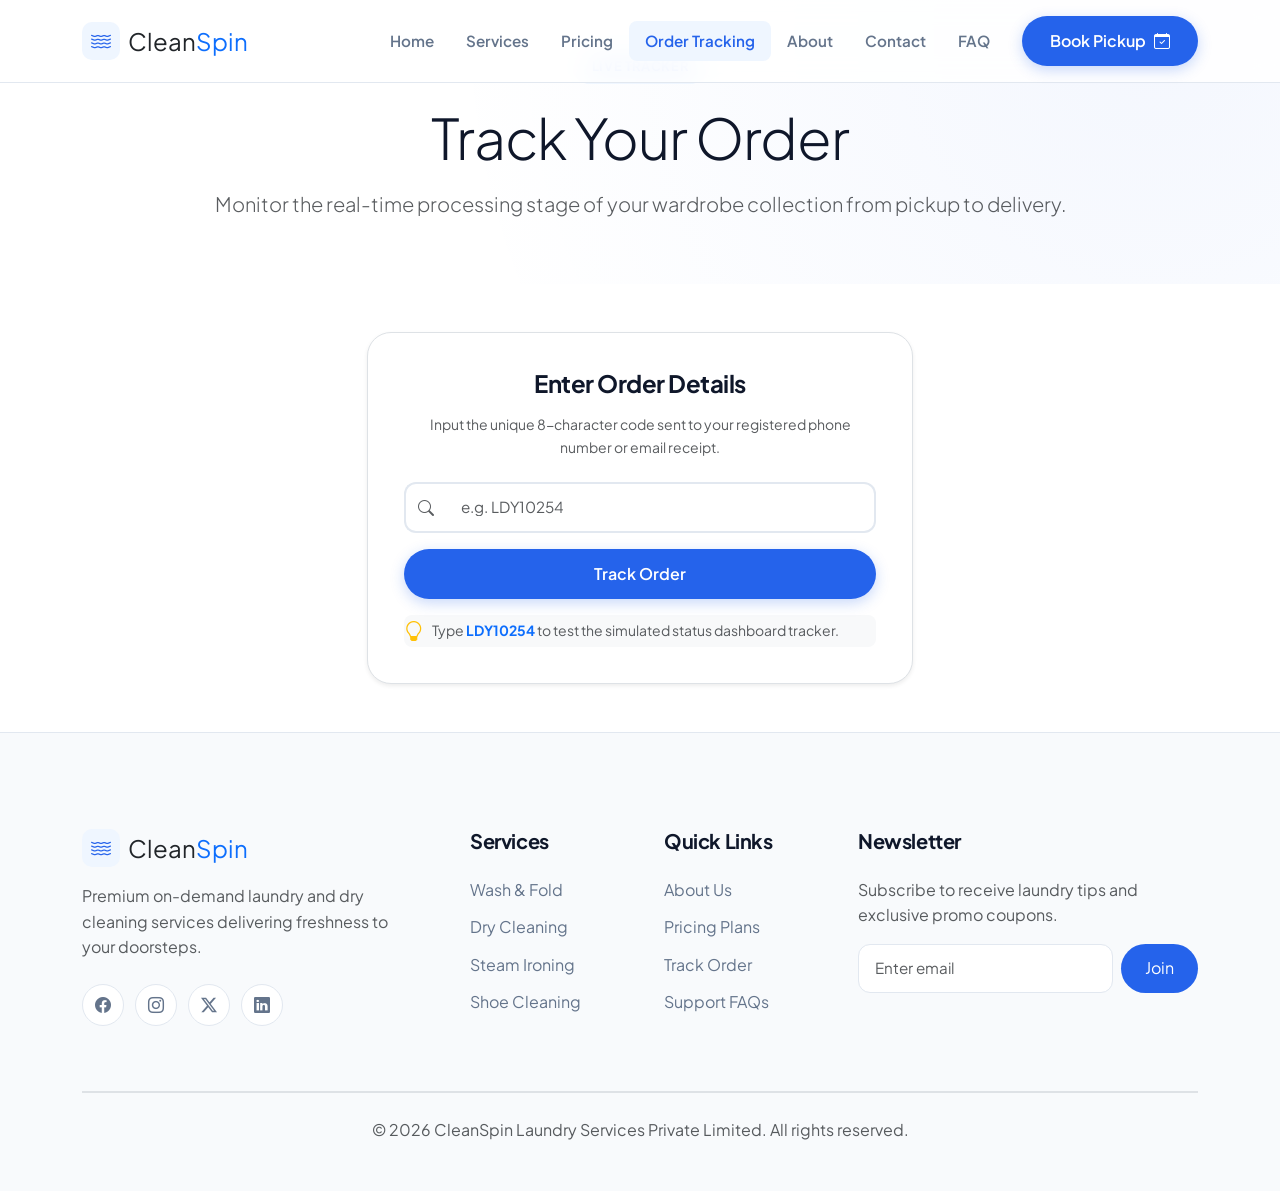
<file: tracking.html>
<!DOCTYPE html>
<html lang="en">
<head>
  <meta charset="UTF-8">
  <meta name="viewport" content="width=device-width, initial-scale=1.0">
  <title>Order Tracking | CleanSpin Premium Laundry</title>
  <meta name="description" content="Track your laundry or dry cleaning order in real-time. Check live status logs from collection to washing and doorstep return.">
  <!-- Bootstrap 5.3 CSS -->
  <link href="https://cdn.jsdelivr.net/npm/bootstrap@5.3.0/dist/css/bootstrap.min.css" rel="stylesheet">
  <!-- Bootstrap Icons -->
  <link href="https://cdn.jsdelivr.net/npm/bootstrap-icons@1.11.0/font/bootstrap-icons.css" rel="stylesheet">
  <!-- Custom CSS -->
  <link href="assets/css/style.css" rel="stylesheet">
</head>
<body>

  <!-- Sticky Glassmorphic Navbar -->
  <nav class="navbar navbar-expand-lg navbar-light fixed-top navbar-custom">
    <div class="container">
      <a class="navbar-brand d-flex align-items-center" href="index.html">
        <div class="icon-primary me-2 d-flex align-items-center justify-content-center" style="width: 38px; height: 38px; border-radius: 10px; background-color: var(--primary-light); color: var(--primary);">
          <i class="bi bi-water fs-5"></i>
        </div>
        <span class="fw-800 text-dark fs-4">Clean<span class="text-primary">Spin</span></span>
      </a>
      <button class="navbar-toggler border-0" type="button" data-bs-toggle="collapse" data-bs-target="#navbarNav" aria-controls="navbarNav" aria-expanded="false" aria-label="Toggle navigation">
        <span class="navbar-toggler-icon"></span>
      </button>
      <div class="collapse navbar-collapse" id="navbarNav">
        <ul class="navbar-nav ms-auto align-items-lg-center">
          <li class="nav-item"><a class="nav-link nav-link-custom" href="index.html">Home</a></li>
          <li class="nav-item"><a class="nav-link nav-link-custom" href="services.html">Services</a></li>
          <li class="nav-item"><a class="nav-link nav-link-custom" href="pricing.html">Pricing</a></li>
          <li class="nav-item"><a class="nav-link nav-link-custom active" href="tracking.html">Order Tracking</a></li>
          <li class="nav-item"><a class="nav-link nav-link-custom" href="about.html">About</a></li>
          <li class="nav-item"><a class="nav-link nav-link-custom" href="contact.html">Contact</a></li>
          <li class="nav-item"><a class="nav-link nav-link-custom" href="faq.html">FAQ</a></li>
          <li class="nav-item ms-lg-3 mt-3 mt-lg-0">
            <a class="btn-primary-custom" href="pickup.html">
              <span>Book Pickup</span>
              <i class="bi bi-calendar-check"></i>
            </a>
          </li>
        </ul>
      </div>
    </div>
  </nav>

  <!-- Page Header -->
  <section class="py-5 hero-section text-center">
    <div class="container">
      <span class="badge-custom">Live Tracker</span>
      <h1 class="display-4 fw-800 mb-3">Track Your Order</h1>
      <p class="text-muted lead max-width-600 mx-auto">Monitor the real-time processing stage of your wardrobe collection from pickup to delivery.</p>
    </div>
  </section>

  <!-- Tracking Input Section -->
  <section class="py-5 bg-white">
    <div class="container">
      <div class="row justify-content-center">
        <div class="col-lg-6 col-md-8 fade-in">
          <div class="card-custom border shadow-sm text-center">
            <h4 class="mb-3">Enter Order Details</h4>
            <p class="text-muted small">Input the unique 8-character code sent to your registered phone number or email receipt.</p>
            <form id="tracking-form" class="mt-4">
              <div class="input-group mb-3">
                <span class="input-group-text bg-white border-end-0 border-2" style="border-radius: 12px 0 0 12px; border-color: var(--border-color);"><i class="bi bi-search text-muted"></i></span>
                <input type="text" class="form-control form-control-custom border-start-0 border-2" style="border-radius: 0 12px 12px 0;" id="orderIdInput" placeholder="e.g. LDY10254" required>
              </div>
              <button type="submit" class="btn-primary-custom w-100 justify-content-center py-2.5">Track Order</button>
            </form>
            <div class="mt-3 text-start bg-light p-2.5 rounded-3 d-flex align-items-center gap-2">
              <i class="bi bi-lightbulb text-warning fs-5"></i>
              <small class="text-muted">Type <strong class="text-primary">LDY10254</strong> to test the simulated status dashboard tracker.</small>
            </div>
          </div>
        </div>
      </div>
    </div>
  </section>

  <!-- Tracking Result Dashboard (Initially Hidden) -->
  <section id="tracking-result" class="py-5 bg-light d-none">
    <div class="container">
      <div class="row justify-content-center">
        <div class="col-lg-8">
          <div class="card-custom bg-white border shadow-md p-4 mb-4">
            <div class="row g-3 justify-content-between align-items-center">
              <div class="col-sm-6">
                <span class="text-muted small">Order ID:</span>
                <h5 class="mb-0 text-dark fw-bold">#LDY10254</h5>
              </div>
              <div class="col-sm-6 text-sm-end">
                <span class="badge bg-primary px-3 py-2 rounded-pill">Washing stage</span>
              </div>
            </div>
            <hr class="my-4">

            <!-- Progress Timeline -->
            <div class="tracking-timeline">
              <!-- Step 1 -->
              <div class="timeline-step completed">
                <div class="timeline-dot">✓</div>
                <div class="timeline-content">
                  <h6 class="fw-bold mb-1">Order Received</h6>
                  <p class="text-muted small mb-0">Your pickup booking was accepted and registered in our system scheduler.</p>
                  <small class="text-primary mt-1 d-block fw-600">July 23, 2026 - 10:15 AM</small>
                </div>
              </div>

              <!-- Step 2 -->
              <div class="timeline-step completed">
                <div class="timeline-dot">✓</div>
                <div class="timeline-content">
                  <h6 class="fw-bold mb-1">Picked Up</h6>
                  <p class="text-muted small mb-0">Our collection driver completed contactless retrieval from your residence.</p>
                  <small class="text-primary mt-1 d-block fw-600">July 24, 2026 - 09:30 AM</small>
                </div>
              </div>

              <!-- Step 3 -->
              <div class="timeline-step active">
                <div class="timeline-dot"><i class="bi bi-arrow-repeat spin"></i></div>
                <div class="timeline-content">
                  <h6 class="fw-bold mb-1 text-primary">Washing In Progress</h6>
                  <p class="text-muted small mb-0">Your garments are undergoing specialized cleaning cycles inside our facility.</p>
                  <small class="text-primary mt-1 d-block fw-600">Current Phase</small>
                </div>
              </div>

              <!-- Step 4 -->
              <div class="timeline-step">
                <div class="timeline-dot">4</div>
                <div class="timeline-content">
                  <h6 class="fw-bold mb-1 text-muted">Drying</h6>
                  <p class="text-muted small mb-0">Garments will be spin-dried and prepared for professional styling press.</p>
                </div>
              </div>

              <!-- Step 5 -->
              <div class="timeline-step">
                <div class="timeline-dot">5</div>
                <div class="timeline-content">
                  <h6 class="fw-bold mb-1 text-muted">Ready</h6>
                  <p class="text-muted small mb-0">Clothes are packaged inside breathable garment sheets on clean hangers.</p>
                </div>
              </div>

              <!-- Step 6 -->
              <div class="timeline-step">
                <div class="timeline-dot">6</div>
                <div class="timeline-content">
                  <h6 class="fw-bold mb-1 text-muted">Out for Delivery</h6>
                  <p class="text-muted small mb-0">Our validation dispatch handles route scheduling for delivery valets.</p>
                </div>
              </div>

              <!-- Step 7 -->
              <div class="timeline-step">
                <div class="timeline-dot">7</div>
                <div class="timeline-content">
                  <h6 class="fw-bold mb-1 text-muted">Delivered</h6>
                  <p class="text-muted small mb-0">Doorstep return completed. Have a fresh spin!</p>
                </div>
              </div>
            </div>
          </div>
        </div>
      </div>
    </div>
  </section>

  <!-- Error message container -->
  <section id="tracking-error" class="py-4 bg-white d-none">
    <div class="container text-center">
      <div class="alert alert-danger max-width-600 mx-auto rounded-3" role="alert">
        <i class="bi bi-exclamation-triangle-fill fs-5 me-2"></i>
        <span><strong>Order Not Found!</strong> Please check the ID spelling and format. Valid code format looks like <strong>LDY10254</strong>.</span>
      </div>
    </div>
  </section>

  <!-- Footer -->
  <footer class="footer">
    <div class="container">
      <div class="row g-5">
        <div class="col-lg-4 col-md-6">
          <a class="navbar-brand d-flex align-items-center mb-3" href="index.html">
            <div class="icon-primary me-2 d-flex align-items-center justify-content-center" style="width: 38px; height: 38px; border-radius: 10px; background-color: var(--primary-light); color: var(--primary);">
              <i class="bi bi-water fs-5"></i>
            </div>
            <span class="fw-800 text-dark fs-4">Clean<span class="text-primary">Spin</span></span>
          </a>
          <p class="text-muted">Premium on-demand laundry and dry cleaning services delivering freshness to your doorsteps.</p>
          <div class="mt-4">
            <a href="#" class="social-icon"><i class="bi bi-facebook"></i></a>
            <a href="#" class="social-icon"><i class="bi bi-instagram"></i></a>
            <a href="#" class="social-icon"><i class="bi bi-twitter-x"></i></a>
            <a href="#" class="social-icon"><i class="bi bi-linkedin"></i></a>
          </div>
        </div>
        <div class="col-lg-2 col-md-6">
          <h5 class="mb-4">Services</h5>
          <ul class="list-unstyled">
            <li><a href="services.html" class="footer-link">Wash & Fold</a></li>
            <li><a href="services.html" class="footer-link">Dry Cleaning</a></li>
            <li><a href="services.html" class="footer-link">Steam Ironing</a></li>
            <li><a href="services.html" class="footer-link">Shoe Cleaning</a></li>
          </ul>
        </div>
        <div class="col-lg-2 col-md-6">
          <h5 class="mb-4">Quick Links</h5>
          <ul class="list-unstyled">
            <li><a href="about.html" class="footer-link">About Us</a></li>
            <li><a href="pricing.html" class="footer-link">Pricing Plans</a></li>
            <li><a href="tracking.html" class="footer-link">Track Order</a></li>
            <li><a href="faq.html" class="footer-link">Support FAQs</a></li>
          </ul>
        </div>
        <div class="col-lg-4 col-md-6">
          <h5 class="mb-4">Newsletter</h5>
          <p class="text-muted">Subscribe to receive laundry tips and exclusive promo coupons.</p>
          <form class="newsletter-form d-flex gap-2">
            <input type="email" class="form-control form-control-custom" placeholder="Enter email" required>
            <button type="submit" class="btn btn-primary rounded-pill px-4" style="background-color: var(--primary); border: none;">Join</button>
          </form>
        </div>
      </div>
      <div class="border-top border-2 mt-5 pt-4 text-center">
        <p class="text-muted mb-0">&copy; 2026 CleanSpin Laundry Services Private Limited. All rights reserved.</p>
      </div>
    </div>
  </footer>

  <!-- Back to Top -->
  <button class="back-to-top" aria-label="Back to top">
    <i class="bi bi-arrow-up"></i>
  </button>

  <!-- Bootstrap Bundle JS -->
  <script src="https://cdn.jsdelivr.net/npm/bootstrap@5.3.0/dist/js/bootstrap.bundle.min.js"></script>
  <!-- Custom JS -->
  <script src="assets/js/main.js"></script>
</body>
</html>
</file>
<file: assets/css/style.css>
@import url('https://fonts.googleapis.com/css2?family=Plus+Jakarta+Sans:wght@300;400;500;600;700;800&display=swap');

:root {
  --primary: #2563eb;
  --primary-hover: #1d4ed8;
  --primary-light: #eff6ff;
  --primary-rgb: 37, 99, 235;
  --dark: #0f172a;
  --dark-rgb: 15, 23, 42;
  --light: #f8fafc;
  --gray-light: #f1f5f9;
  --muted: #64748b;
  --border-color: #e2e8f0;
  --white: #ffffff;
  --success: #10b981;
  --warning: #f59e0b;
  --font-family: 'Plus Jakarta Sans', sans-serif;
  --transition: all 0.3s cubic-bezier(0.4, 0, 0.2, 1);
  --shadow-sm: 0 1px 2px 0 rgb(0 0 0 / 0.05);
  --shadow-md: 0 4px 6px -1px rgb(0 0 0 / 0.05), 0 2px 4px -2px rgb(0 0 0 / 0.05);
  --shadow-lg: 0 10px 15px -3px rgb(0 0 0 / 0.04), 0 4px 6px -4px rgb(0 0 0 / 0.04);
  --shadow-xl: 0 20px 25px -5px rgb(0 0 0 / 0.05), 0 8px 10px -6px rgb(0 0 0 / 0.05);
}

body {
  font-family: var(--font-family);
  color: var(--dark);
  background-color: var(--white);
  overflow-x: hidden;
  line-height: 1.6;
}

/* Typography */
h1, h2, h3, h4, h5, h6 {
  font-weight: 700;
  letter-spacing: -0.02em;
  color: var(--dark);
}

/* Smooth Scroll */
html {
  scroll-behavior: smooth;
}

/* Glassmorphism Header */
.navbar-custom {
  background-color: rgba(255, 255, 255, 0.85);
  backdrop-filter: blur(12px);
  -webkit-backdrop-filter: blur(12px);
  border-bottom: 1px solid var(--border-color);
  transition: var(--transition);
  padding: 1rem 0;
  z-index: 1030;
}

.navbar-custom.scrolled {
  padding: 0.6rem 0;
  box-shadow: var(--shadow-md);
}

.nav-link-custom {
  font-weight: 600;
  color: var(--muted) !important;
  font-size: 0.95rem;
  transition: var(--transition);
  padding: 0.5rem 1rem !important;
  border-radius: 8px;
}

.nav-link-custom:hover,
.nav-link-custom.active {
  color: var(--primary) !important;
  background-color: var(--primary-light);
}

/* Buttons */
.btn-primary-custom {
  background-color: var(--primary);
  color: var(--white);
  font-weight: 600;
  padding: 0.75rem 1.75rem;
  border-radius: 50px;
  border: none;
  transition: var(--transition);
  box-shadow: 0 4px 14px 0 rgba(37, 99, 235, 0.25);
  position: relative;
  overflow: hidden;
  display: inline-flex;
  align-items: center;
  gap: 0.5rem;
  text-decoration: none;
}

.btn-primary-custom:hover {
  background-color: var(--primary-hover);
  color: var(--white);
  transform: translateY(-2px);
  box-shadow: 0 6px 20px 0 rgba(37, 99, 235, 0.35);
}

.btn-outline-custom {
  border: 1.5px solid var(--border-color);
  background-color: transparent;
  color: var(--dark);
  font-weight: 600;
  padding: 0.75rem 1.75rem;
  border-radius: 50px;
  transition: var(--transition);
  display: inline-flex;
  align-items: center;
  gap: 0.5rem;
  text-decoration: none;
}

.btn-outline-custom:hover {
  border-color: var(--primary);
  background-color: var(--primary-light);
  color: var(--primary);
  transform: translateY(-2px);
}

/* Ripple effect */
.ripple {
  position: absolute;
  background: rgba(255, 255, 255, 0.3);
  border-radius: 50%;
  transform: scale(0);
  animation: ripple-animation 0.6s linear;
  pointer-events: none;
}

@keyframes ripple-animation {
  to {
    transform: scale(4);
    opacity: 0;
  }
}

/* Cards & Styling Elements */
.card-custom {
  background: var(--white);
  border: 1px solid var(--border-color);
  border-radius: 24px;
  padding: 2.25rem;
  transition: var(--transition);
  box-shadow: var(--shadow-sm);
  height: 100%;
}

.hover-lift {
  transition: var(--transition);
}

.hover-lift:hover {
  transform: translateY(-8px);
  box-shadow: var(--shadow-xl);
  border-color: rgba(37, 99, 235, 0.15);
}

/* Feature Badge */
.badge-custom {
  background-color: var(--primary-light);
  color: var(--primary);
  padding: 0.5rem 1.25rem;
  border-radius: 30px;
  font-size: 0.8rem;
  font-weight: 700;
  text-transform: uppercase;
  letter-spacing: 0.05em;
  display: inline-block;
  margin-bottom: 1.25rem;
}

/* Hero Section */
.hero-section {
  padding: 11rem 0 7rem 0;
  background: radial-gradient(circle at 90% 10%, rgba(37, 99, 235, 0.05) 0%, transparent 60%);
}

.hero-title {
  font-size: 3.75rem;
  font-weight: 800;
  line-height: 1.15;
  margin-bottom: 1.5rem;
  letter-spacing: -0.03em;
}

@media (max-width: 991.98px) {
  .hero-title {
    font-size: 2.85rem;
  }
  .hero-section {
    padding: 8rem 0 5rem 0;
  }
}

/* Features Grid */
.icon-container {
  width: 60px;
  height: 60px;
  border-radius: 16px;
  display: flex;
  align-items: center;
  justify-content: center;
  font-size: 1.6rem;
  margin-bottom: 1.5rem;
  transition: var(--transition);
}

.icon-primary {
  background-color: var(--primary-light);
  color: var(--primary);
}

/* How It Works Steps */
.step-card {
  position: relative;
  z-index: 1;
}

.step-number {
  position: absolute;
  top: -15px;
  right: 25px;
  font-size: 4.5rem;
  font-weight: 900;
  color: rgba(37, 99, 235, 0.07);
  user-select: none;
}

/* Pricing Grid */
.pricing-card {
  position: relative;
  border: 1px solid var(--border-color);
}

.pricing-card.popular {
  border-color: var(--primary);
  border-width: 2px;
  box-shadow: var(--shadow-xl);
}

.pricing-card.popular::before {
  content: "MOST POPULAR";
  position: absolute;
  top: -14px;
  left: 50%;
  transform: translateX(-50%);
  background-color: var(--primary);
  color: var(--white);
  font-size: 0.7rem;
  font-weight: 800;
  padding: 0.35rem 1rem;
  border-radius: 30px;
  letter-spacing: 0.05em;
}

/* Testimonials */
.testimonial-card {
  border-left: 4px solid var(--primary);
  background-color: var(--light);
}

.rating-stars {
  color: var(--warning);
}

/* Mobile App promo section */
.app-promo-section {
  background-color: var(--dark);
  color: var(--white);
  border-radius: 32px;
  padding: 4.5rem;
  position: relative;
  overflow: hidden;
}

.app-promo-section h2 {
  color: var(--white);
  font-size: 2.5rem;
}

.app-promo-section p {
  color: rgba(255, 255, 255, 0.7);
}

/* Stats Section */
.stat-number {
  font-size: 3.5rem;
  font-weight: 800;
  color: var(--primary);
  line-height: 1;
  margin-bottom: 0.5rem;
}

/* CTA Banner */
.cta-banner {
  background: linear-gradient(135deg, var(--primary) 0%, #1d4ed8 100%);
  border-radius: 32px;
  padding: 4.5rem;
  color: var(--white);
  text-align: center;
}

.cta-banner h2 {
  color: var(--white);
  font-size: 2.75rem;
  font-weight: 800;
}

/* Footer styles */
.footer {
  background-color: var(--light);
  border-top: 1px solid var(--border-color);
  padding: 6rem 0 3rem 0;
}

.footer-link {
  color: var(--muted);
  text-decoration: none;
  transition: var(--transition);
  display: inline-block;
  margin-bottom: 0.75rem;
}

.footer-link:hover {
  color: var(--primary);
  transform: translateX(3px);
}

.social-icon {
  width: 42px;
  height: 42px;
  background-color: var(--white);
  border: 1px solid var(--border-color);
  border-radius: 50%;
  display: inline-flex;
  align-items: center;
  justify-content: center;
  color: var(--muted);
  margin-right: 0.5rem;
  transition: var(--transition);
  text-decoration: none;
}

.social-icon:hover {
  background-color: var(--primary);
  color: var(--white);
  border-color: var(--primary);
  transform: translateY(-3px);
}

/* Animations CSS */
.fade-in {
  opacity: 0;
  transform: translateY(24px);
  transition: opacity 0.7s cubic-bezier(0.16, 1, 0.3, 1), transform 0.7s cubic-bezier(0.16, 1, 0.3, 1);
}

.fade-in.appear {
  opacity: 1;
  transform: translateY(0);
}

/* Back to Top Button */
.back-to-top {
  position: fixed;
  bottom: 30px;
  right: 30px;
  width: 52px;
  height: 52px;
  border-radius: 50%;
  background-color: var(--primary);
  color: var(--white);
  display: flex;
  align-items: center;
  justify-content: center;
  border: none;
  font-size: 1.3rem;
  cursor: pointer;
  opacity: 0;
  visibility: hidden;
  transition: var(--transition);
  z-index: 1000;
  box-shadow: var(--shadow-lg);
}

.back-to-top.show {
  opacity: 1;
  visibility: visible;
}

.back-to-top:hover {
  background-color: var(--primary-hover);
  transform: translateY(-4px);
  box-shadow: var(--shadow-xl);
}

/* Order Tracking timeline style */
.tracking-timeline {
  position: relative;
  padding-left: 3rem;
  margin-top: 2rem;
}

.tracking-timeline::before {
  content: "";
  position: absolute;
  left: 15px;
  top: 10px;
  bottom: 10px;
  width: 2px;
  background-color: var(--border-color);
}

.timeline-step {
  position: relative;
  margin-bottom: 2rem;
}

.timeline-step:last-child {
  margin-bottom: 0;
}

.timeline-dot {
  position: absolute;
  left: -40px;
  top: 4px;
  width: 32px;
  height: 32px;
  border-radius: 50%;
  background-color: var(--white);
  border: 2px solid var(--border-color);
  display: flex;
  align-items: center;
  justify-content: center;
  font-size: 0.85rem;
  transition: var(--transition);
  color: var(--muted);
  z-index: 2;
}

.timeline-step.completed .timeline-dot {
  border-color: var(--success);
  background-color: var(--success);
  color: var(--white);
}

.timeline-step.active .timeline-dot {
  border-color: var(--primary);
  background-color: var(--primary);
  color: var(--white);
  box-shadow: 0 0 0 4px rgba(37, 99, 235, 0.2);
}

.timeline-content {
  background-color: var(--light);
  border-radius: 16px;
  padding: 1.25rem 1.5rem;
  border: 1px solid var(--border-color);
  transition: var(--transition);
}

.timeline-step.active .timeline-content {
  background-color: var(--primary-light);
  border-color: rgba(37, 99, 235, 0.2);
}

/* Interactive Accordion for FAQ */
.accordion-custom .accordion-item {
  border: 1px solid var(--border-color);
  border-radius: 16px !important;
  margin-bottom: 1rem;
  overflow: hidden;
}

.accordion-custom .accordion-button {
  font-weight: 600;
  padding: 1.25rem 1.5rem;
  box-shadow: none;
  background-color: var(--white);
  color: var(--dark);
}

.accordion-custom .accordion-button:not(.collapsed) {
  color: var(--primary);
  background-color: var(--primary-light);
}

/* Booking page summary style */
.summary-line {
  display: flex;
  justify-content: space-between;
  margin-bottom: 0.75rem;
  font-size: 0.95rem;
}

/* Team section */
.team-member-img {
  width: 100%;
  height: 280px;
  object-fit: cover;
  border-radius: 16px;
  transition: var(--transition);
}

.team-card:hover .team-member-img {
  transform: scale(1.03);
}

/* Input Fields styling */
.form-control-custom {
  border-radius: 12px;
  border: 1.5px solid var(--border-color);
  padding: 0.75rem 1rem;
  font-size: 0.95rem;
  transition: var(--transition);
}

.form-control-custom:focus {
  border-color: var(--primary);
  box-shadow: 0 0 0 4px rgba(37, 99, 235, 0.1);
  outline: none;
}

.form-label-custom {
  font-weight: 600;
  font-size: 0.9rem;
  color: var(--dark);
  margin-bottom: 0.5rem;
}

/* Animated timeline in About page */
.about-timeline {
  position: relative;
  padding: 2rem 0;
}

.about-timeline::before {
  content: "";
  position: absolute;
  left: 50%;
  top: 0;
  bottom: 0;
  width: 2px;
  background-color: var(--border-color);
  transform: translateX(-50%);
}

@media (max-width: 767.98px) {
  .about-timeline::before {
    left: 20px;
  }
}

.about-timeline-item {
  margin-bottom: 3rem;
  position: relative;
}

.about-timeline-badge {
  width: 40px;
  height: 40px;
  background-color: var(--primary);
  color: var(--white);
  border-radius: 50%;
  display: flex;
  align-items: center;
  justify-content: center;
  font-weight: 700;
  position: absolute;
  left: 50%;
  transform: translateX(-50%);
  z-index: 10;
}

@media (max-width: 767.98px) {
  .about-timeline-badge {
    left: 20px;
    transform: none;
  }
}
</file>
